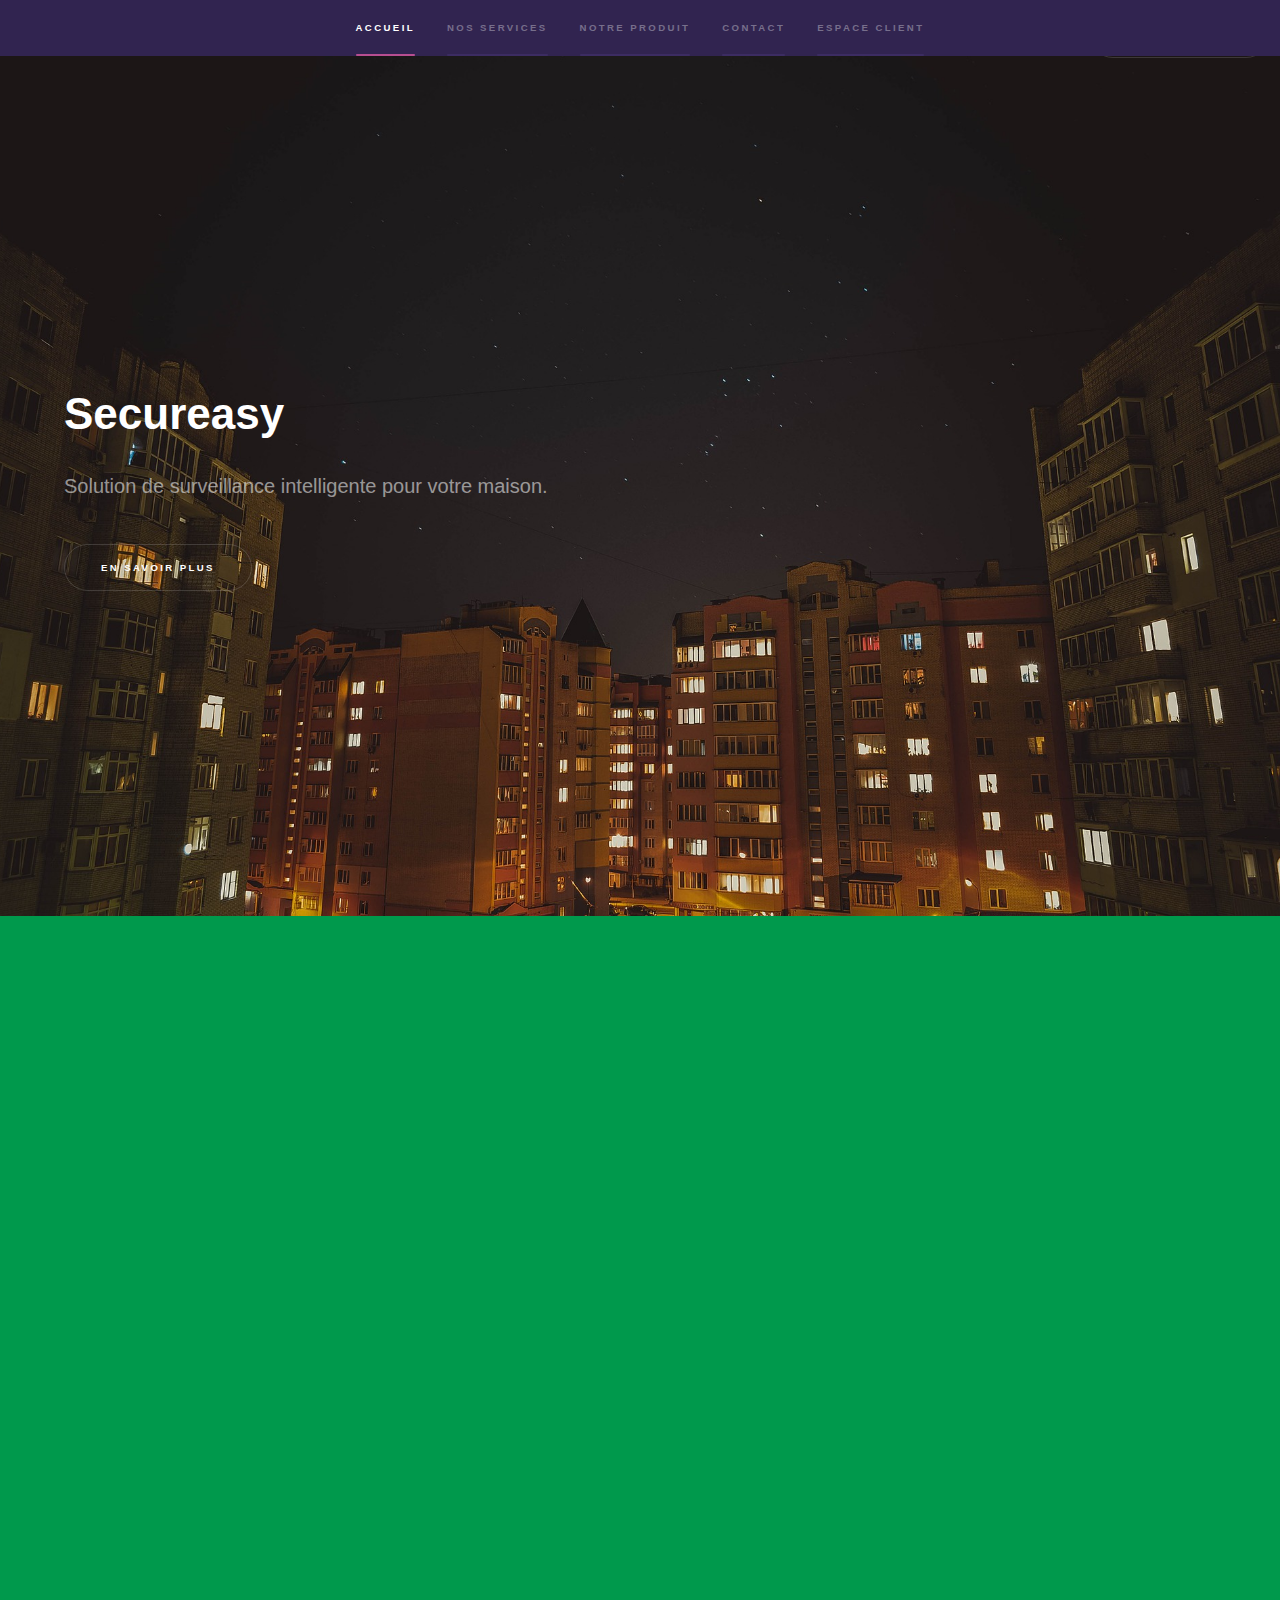
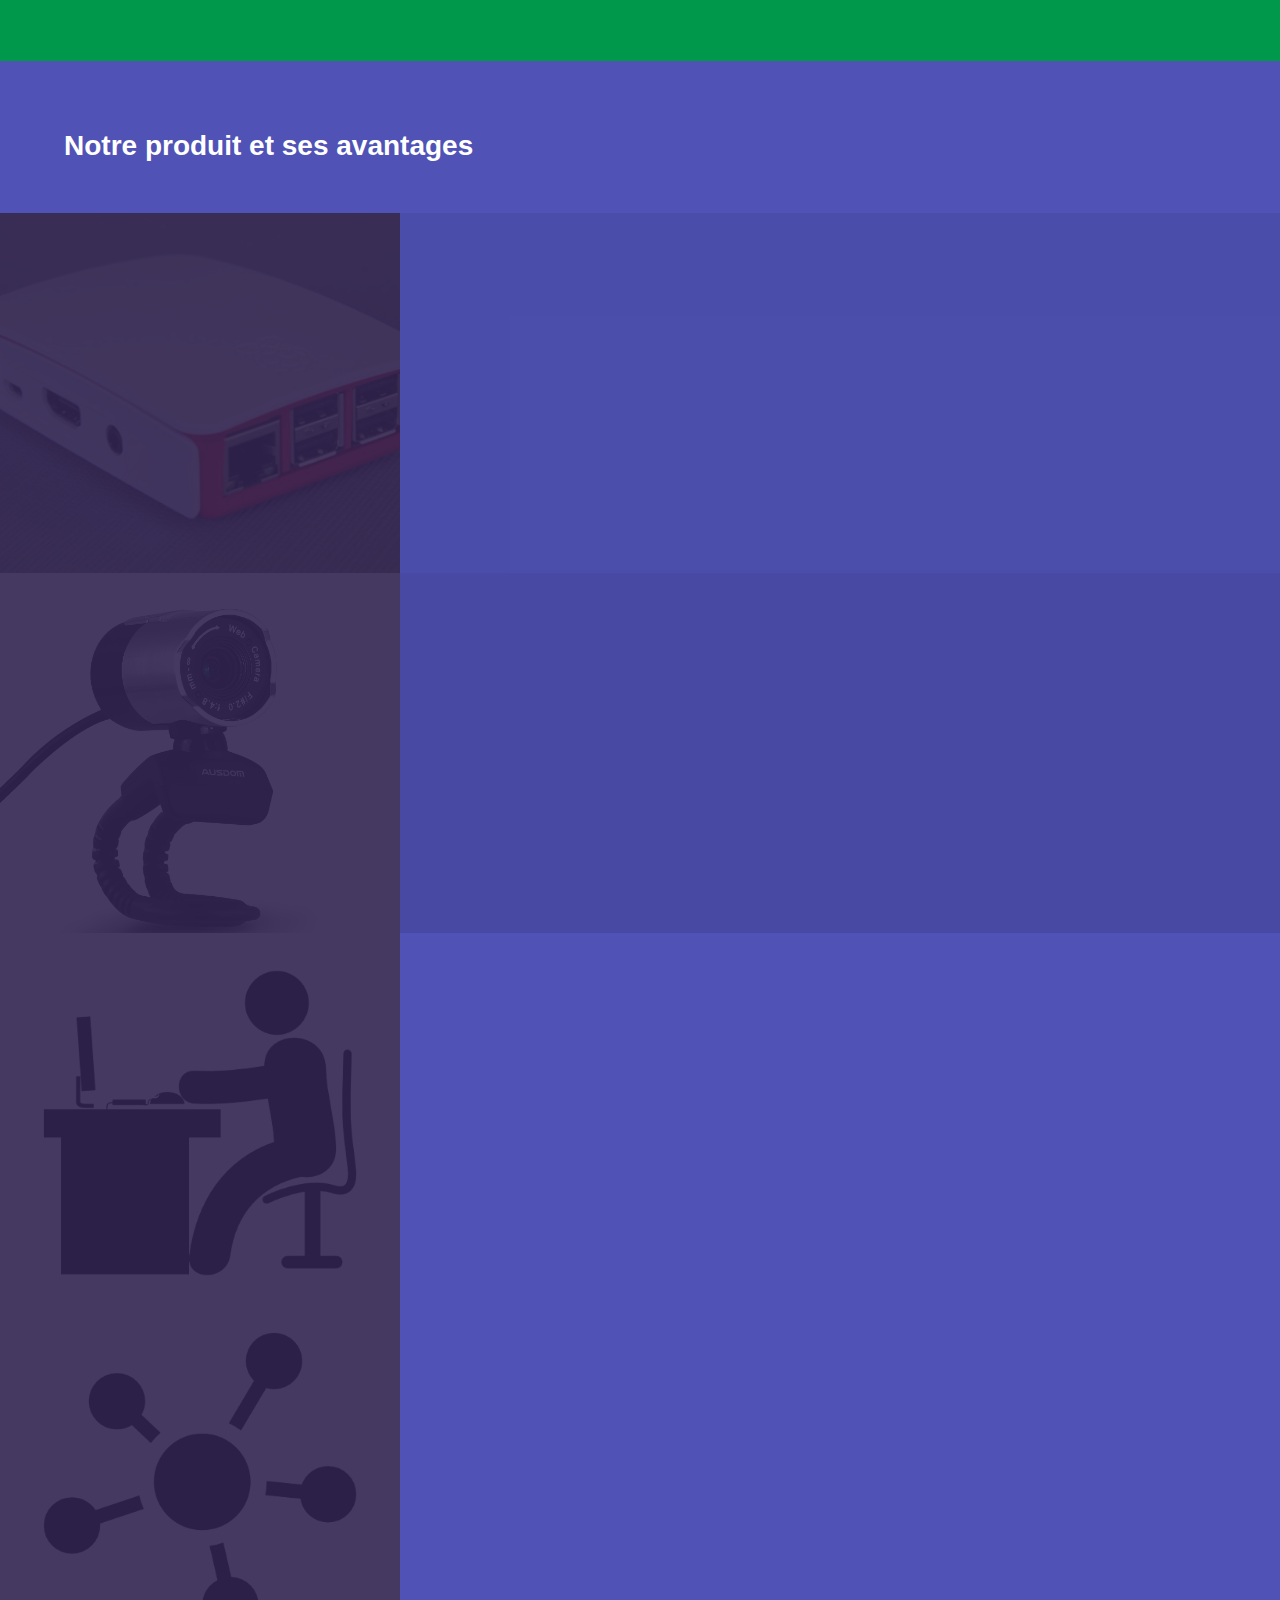
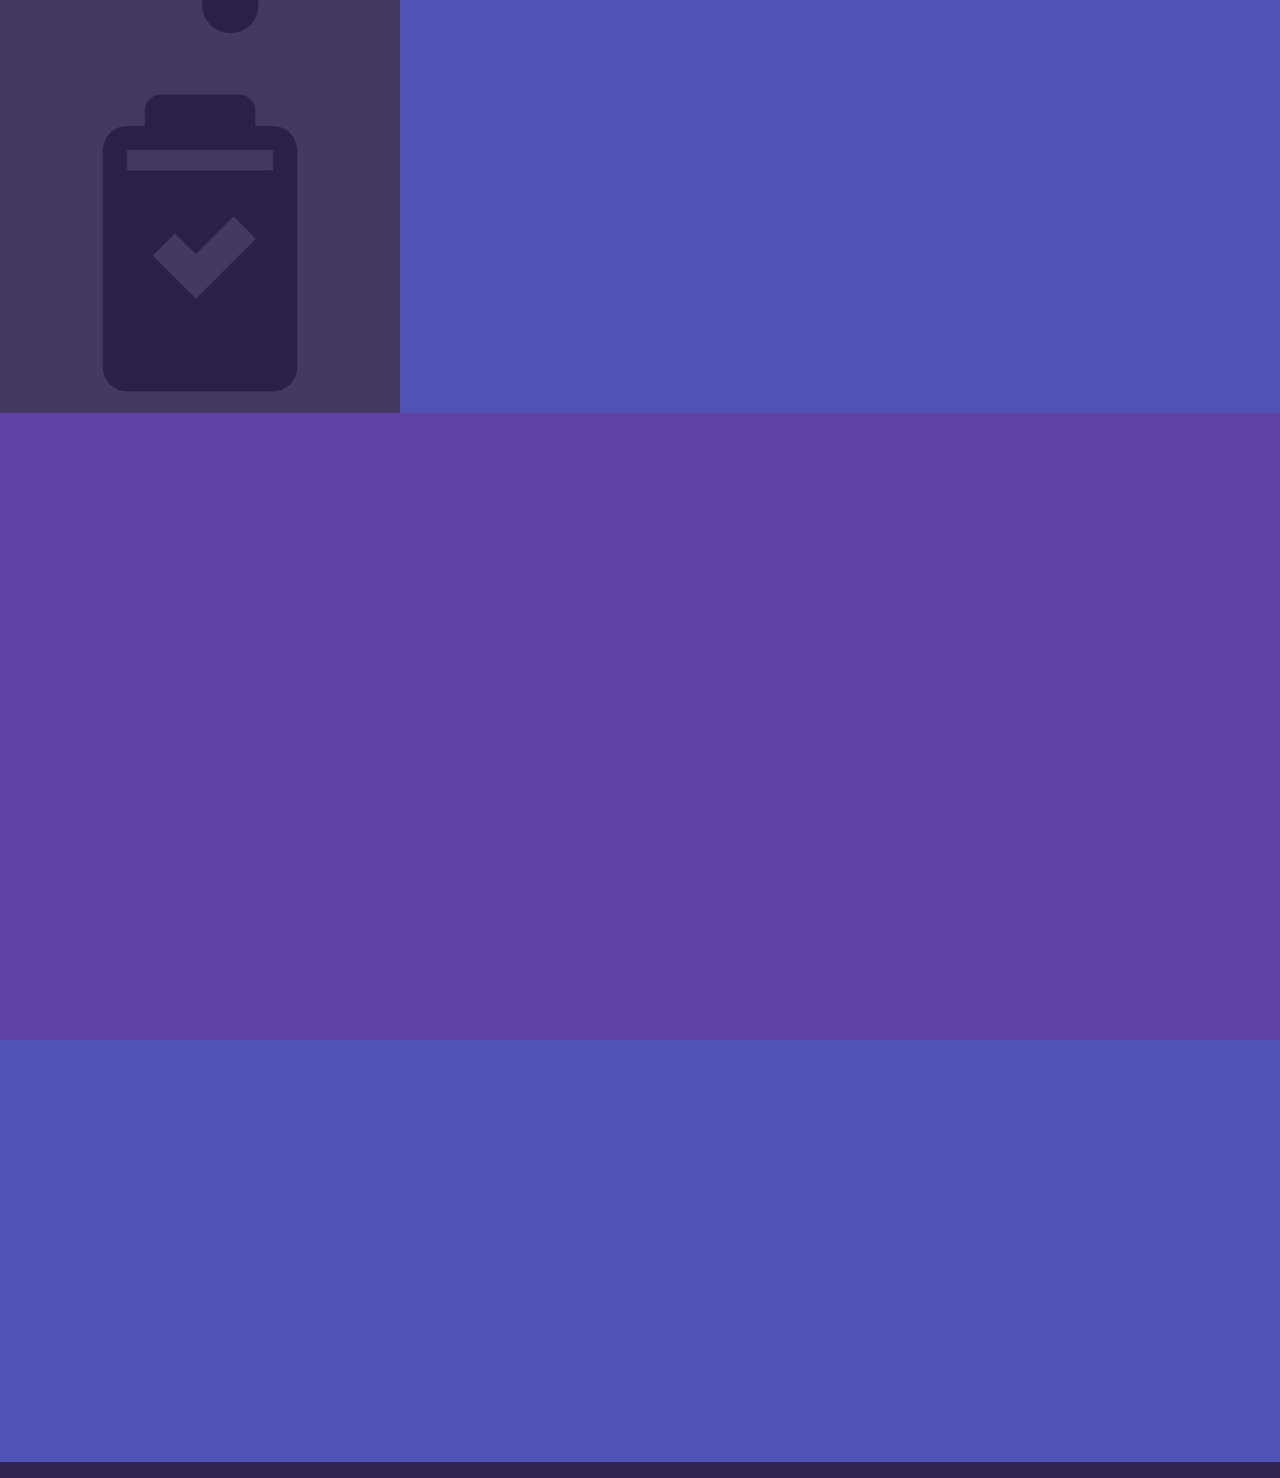
<file: website/index.html>
<!DOCTYPE HTML>
<html>
	<head>
		<title>Secureasy</title>
		<meta charset="utf-8" />
		<meta name="viewport" content="width=device-width, initial-scale=1" />
		<!--[if lte IE 8]><script src="assets/js/ie/html5shiv.js"></script><![endif]-->
		<link rel="stylesheet" href="assets/css/main.css" />
		<!--[if lte IE 9]><link rel="stylesheet" href="assets/css/ie9.css" /><![endif]-->
		<!--[if lte IE 8]><link rel="stylesheet" href="assets/css/ie8.css" /><![endif]-->
	</head>
	<body>

		<ul class="actions" id="espace_client" style="position: fixed;top:10px;right: 10px;z-index: 10;">
			<li><a href="#four" class="button scrolly">Espace Client</a></li>
		</ul>

		<!-- Sidebar -->
			<section id="sidebar">
				<div class="inner">
					<nav>
						<ul>
							<li><a href="#intro">Accueil</a></li>
							<!--<li><a href="#one">Qui sommes nous</a></li>-->
							<li><a href="#one">Nos services</a></li>
							<li><a href="#two">Notre produit</a></li>
							<li><a href="#three">Contact</a></li>
							<li><a href="#four">Espace Client</a></li>
						</ul>
					</nav>
				</div>
			</section>

		<!-- Wrapper -->
			<div id="wrapper">

				<!-- Intro -->
					<section id="intro" class="wrapper style1 fullscreen fade-up">
						<div class="inner">
							<h1>Secureasy</h1>
							<p>Solution de surveillance intelligente pour votre maison.</p>
							<ul class="actions">
								<li><a href="#one" class="button scrolly">En savoir plus</a></li>
							</ul>
						</div>
					</section>

				<!-- One
					<section id="one" class="wrapper style2 spotlights">
						<section>
							<a href="#" class="image"><img src="images/pic01.jpg" alt="" data-position="center center" /></a>
							<div class="content">
								<div class="inner">
									<h2>Sed ipsum dolor</h2>
									<p>Phasellus convallis elit id ullamcorper pulvinar. Duis aliquam turpis mauris, eu ultricies erat malesuada quis. Aliquam dapibus.</p>
									<ul class="actions">
										<li><a href="#" class="button">Learn more</a></li>
									</ul>
								</div>
							</div>
						</section>
						<section>
							<a href="#" class="image"><img src="images/pic02.jpg" alt="" data-position="top center" /></a>
							<div class="content">
								<div class="inner">
									<h2>Feugiat consequat</h2>
									<p>Phasellus convallis elit id ullamcorper pulvinar. Duis aliquam turpis mauris, eu ultricies erat malesuada quis. Aliquam dapibus.</p>
									<ul class="actions">
										<li><a href="#" class="button">Learn more</a></li>
									</ul>
								</div>
							</div>
						</section>
						<section>
							<a href="#" class="image"><img src="images/pic03.jpg" alt="" data-position="25% 25%" /></a>
							<div class="content">
								<div class="inner">
									<h2>Ultricies aliquam</h2>
									<p>Phasellus convallis elit id ullamcorper pulvinar. Duis aliquam turpis mauris, eu ultricies erat malesuada quis. Aliquam dapibus.</p>
									<ul class="actions">
										<li><a href="#" class="button">Learn more</a></li>
									</ul>
								</div>
							</div>
						</section>
					</section>
				 -->

				<!-- Two -->
					<section id="one" class="wrapper style3 fade-up">
						<div class="inner">
							<h2>Que proposons nous ?</h2>
							<p>Secureasy vous propose une solution simple à mettre en place avec des fonctionnalités innovantes et à un prix défiant toute concurrence.</p>
							<div class="features">
								<section>
									<span class="icon major fa-mobile"></span>
									<h3>Adaptatif</h3>
									<p>Notre système s'adapte à tous les écrans pour toutes les situations, vous pouvez ainsi voir l'état de votre maison sur tous vos appareils.</p>
								</section>
								<section>
									<span class="icon major fa-lock"></span>
									<h3>Sécurisé</h3>
									<p>De votre maison à votre espace client, tout est sécurisé. Votre vie privée est aussi respectée.</p>
								</section>
								<section>
									<span class="icon major fa-user"></span>
									<h3>A vie</h3>
									<p>Vous achetez une solution qui vous appartient et qui est utilisable à vie sans devoir débourser plus d'argent.</p>
								</section>
								<section>
									<span class="icon major fa-moon-o"></span>
									<h3>Autonome</h3>
									<p>Les intrusions sont détectées automatiquement par notre système qui sauvegarde en lieu sur les preuves.</p>
								</section>
							</div>
							<ul class="actions">
								<li><a href="functionnalities.html" class="button">Découvrir</a></li>
							</ul>
						</div>
					</section>

					<section id="two" class="wrapper style2 spotlights">
						<div class="inner"><h2>Notre produit et ses avantages</h2></div>						
						<section>
							<a href="#" class="image"><img src="images/rasp_case.jpg" alt="" data-position="center center" /></a>
							<div class="content">
								<div class="inner">
									<h2>Votre boîtier</h2>
									<p>Ce petit boîtier accompagne votre caméra, il a juste besoin d'une connexion internet (wifi ou câble)</p>
									<!--<ul class="actions">
										<li><a href="#" class="button">Learn more</a></li>
									</ul>-->
								</div>
							</div>
						</section>
						<section>
							<a href="#" class="image"><img src="images/camera.jpg" alt="" data-position="top center" /></a>
							<div class="content">
								<div class="inner">
									<h2>Votre caméra</h2>
									<p>La caméra est l'oeil distant, elle filme en Full HD et transmets ces données au boitier.</p>
									<!--<ul class="actions">
										<li><a href="#" class="button">Learn more</a></li>
									</ul>-->
								</div>
							</div>
						</section>
						<section>
							<a href="#" class="image"><img src="images/client.jpg" alt="" data-position="25% 25%" /></a>
							<div class="content">
								<div class="inner">
									<h2>Votre espace client</h2>
									<p>Il permet de contrôler le système de surveillance et un visionnage live de votre maison.</p>
									<!--<ul class="actions">
										<li><a href="#" class="button">Learn more</a></li>
									</ul>-->
								</div>
							</div>
						</section>
						<section>
							<a href="#" class="image"><img src="images/functionnality.jpg" alt="" data-position="25% 25%" /></a>
							<div class="content">
								<div class="inner">
									<h2>Des fonctionnalités innovantes</h2>
									<p>Incluses, elles facilitent la surveillance et l'automatise.</p>
									<ul class="actions">
										<li><a href="functionnalities.html" class="button">En savoir plus</a></li>
									</ul>
								</div>
							</div>
						</section>
						<section>
							<a href="#" class="image"><img src="images/battery.jpg" alt="" data-position="25% 25%" /></a>
							<div class="content">
								<div class="inner">
									<h2>Option "Always alive"</h2>
									<p>Cette option permet à votre système de rester allumé et connecté quoi qu'il arrive (coupure d'électricité ou d'internet), pour seulement 5€/mois avec 50€ de mise en service.</p>
									<!--<ul class="actions">
										<li><a href="#" class="button">Learn more</a></li>
									</ul>-->
								</div>
							</div>
						</section>
					</section>

				<!-- Three -->
					<section id="three" class="wrapper style1 fade-up">
						<div class="inner">
							<h2>Contactez nous</h2>
							<p>N'hésitez pas à nous contactez si vous avez la moindre question, la moindre hésitation et si vous êtes intéressés par le projet.</p>
							<div class="split style1">
								<section>
									<form method="post" action="#">
										<div class="field half first">
											<label for="name">Nom</label>
											<input type="text" name="name" id="name" />
										</div>
										<div class="field half">
											<label for="email">Email</label>
											<input type="text" name="email" id="email" />
										</div>
										<div class="field">
											<label for="message">Message</label>
											<textarea name="message" id="message" rows="5"></textarea>
										</div>
										<ul class="actions">
											<li><a href="" class="button submit">Envoyer</a></li>
										</ul>
									</form>
								</section>
								<section>
									<ul class="contact">
										<li>
											<h3>Email</h3>
											<a href="#">contact@secureasy.fr</a>
										</li>
										<li>
											<h3>Social</h3>
											<ul class="icons">
												<li><a href="#" class="fa-twitter"><span class="label">Twitter</span></a></li>
												<li><a href="#" class="fa-facebook"><span class="label">Facebook</span></a></li>
											</ul>
										</li>
									</ul>
								</section>
							</div>
						</div>
					</section>

					<!-- Four -->
					<section id="four" class="wrapper style2 fade-up">
						<div class="inner">
							<h2>Espace Client</h2>
							<p>Accédez à votre espace client en 2 clics.</p>
							<div class="split style1">
								<section>
									<form method="post" action="#">
										<div class="field half first">
											<label for="name">Email</label>
											<input type="text" name="name" id="name" />
										</div>
										<div class="field half">
											<label for="email">Mot de passe</label>
											<input type="text" name="email" id="email" />
										</div>
										<ul class="actions">
											<li><a href="" class="button submit">Se connecter</a></li>
										</ul>
									</form>
								</section>
							</div>
						</div>
					</section>

			</div>

		<!-- Footer
			<footer id="footer" class="wrapper style1-alt">
				<div class="inner">
					<ul class="menu">
						<li>&copy; Untitled. All rights reserved.</li><li>Design: <a href="http://html5up.net">HTML5 UP</a></li>
					</ul>
				</div>
			</footer>-->

		<!-- Scripts -->
			<script src="assets/js/jquery.min.js"></script>
			<script src="assets/js/jquery.scrollex.min.js"></script>
			<script src="assets/js/jquery.scrolly.min.js"></script>
			<script src="assets/js/skel.min.js"></script>
			<script src="assets/js/util.js"></script>
			<!--[if lte IE 8]><script src="assets/js/ie/respond.min.js"></script><![endif]-->
			<script src="assets/js/main.js"></script>

	</body>
</html>
</file>
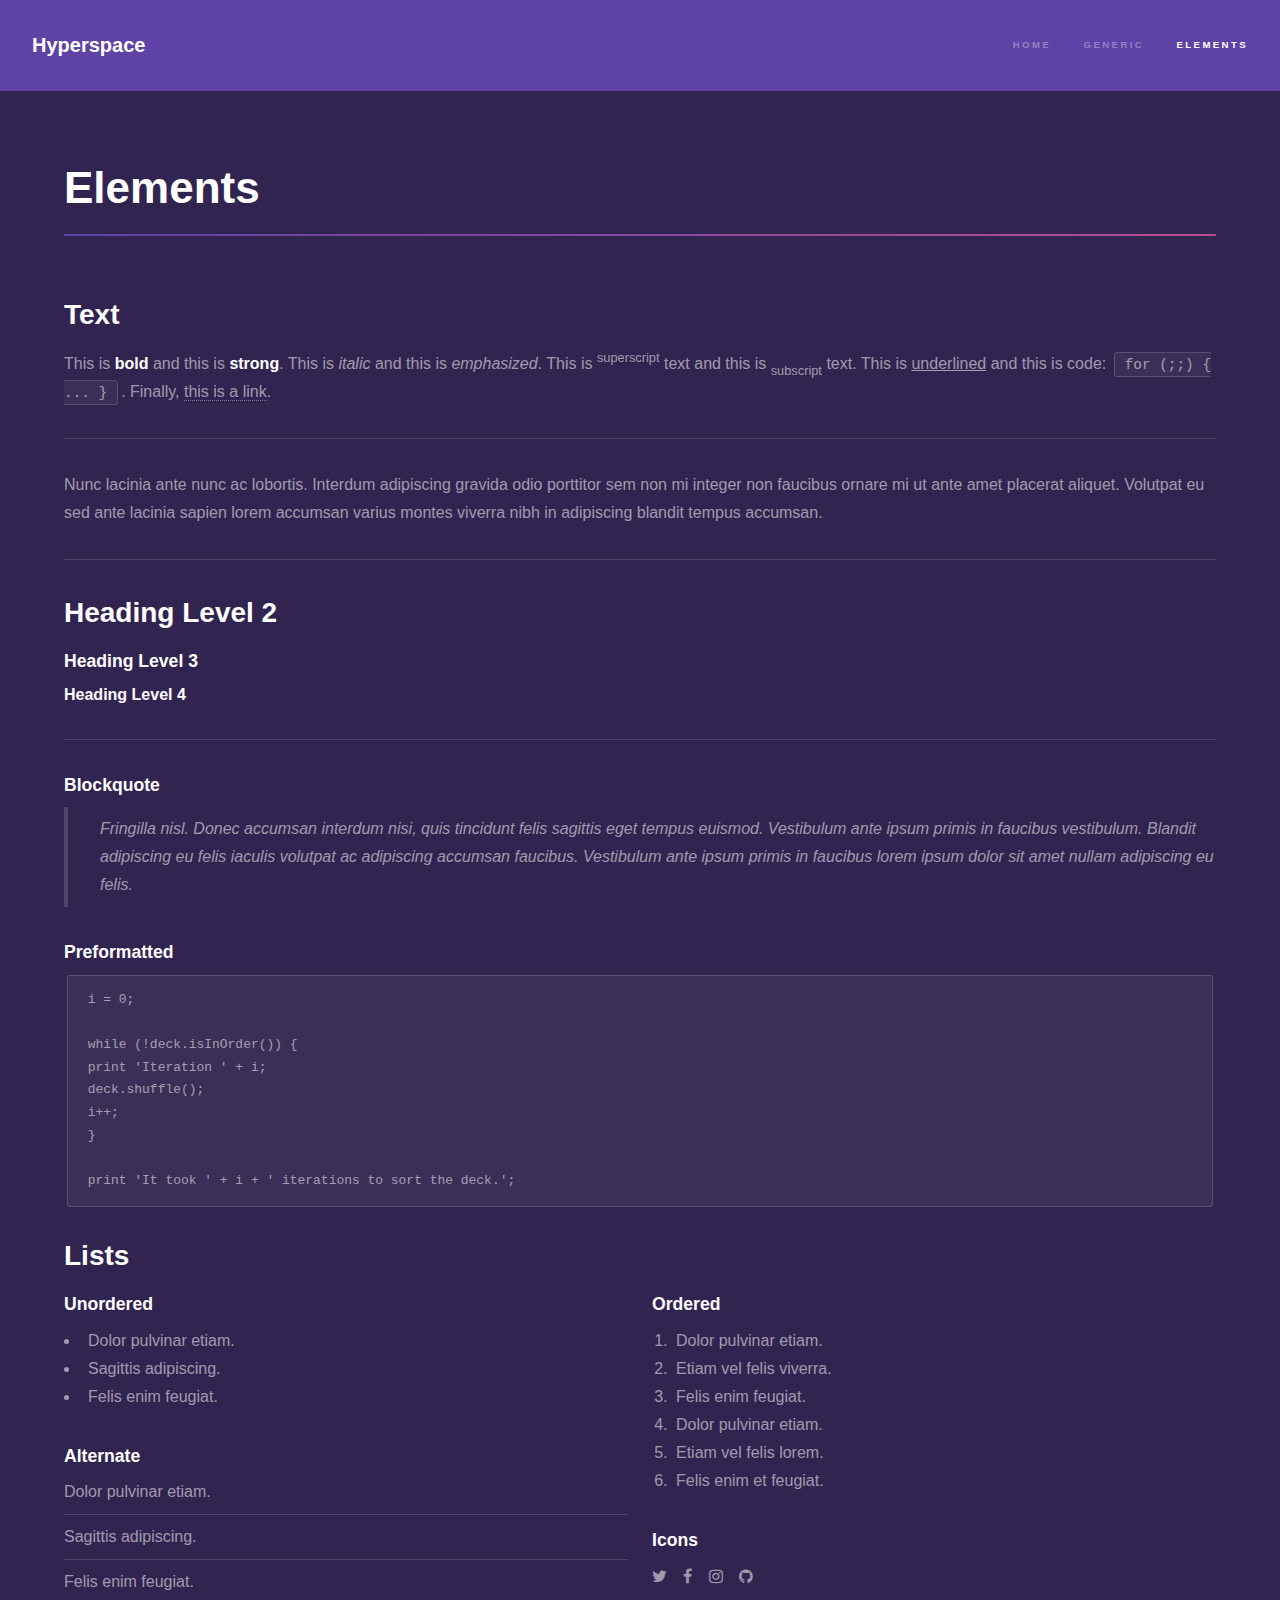
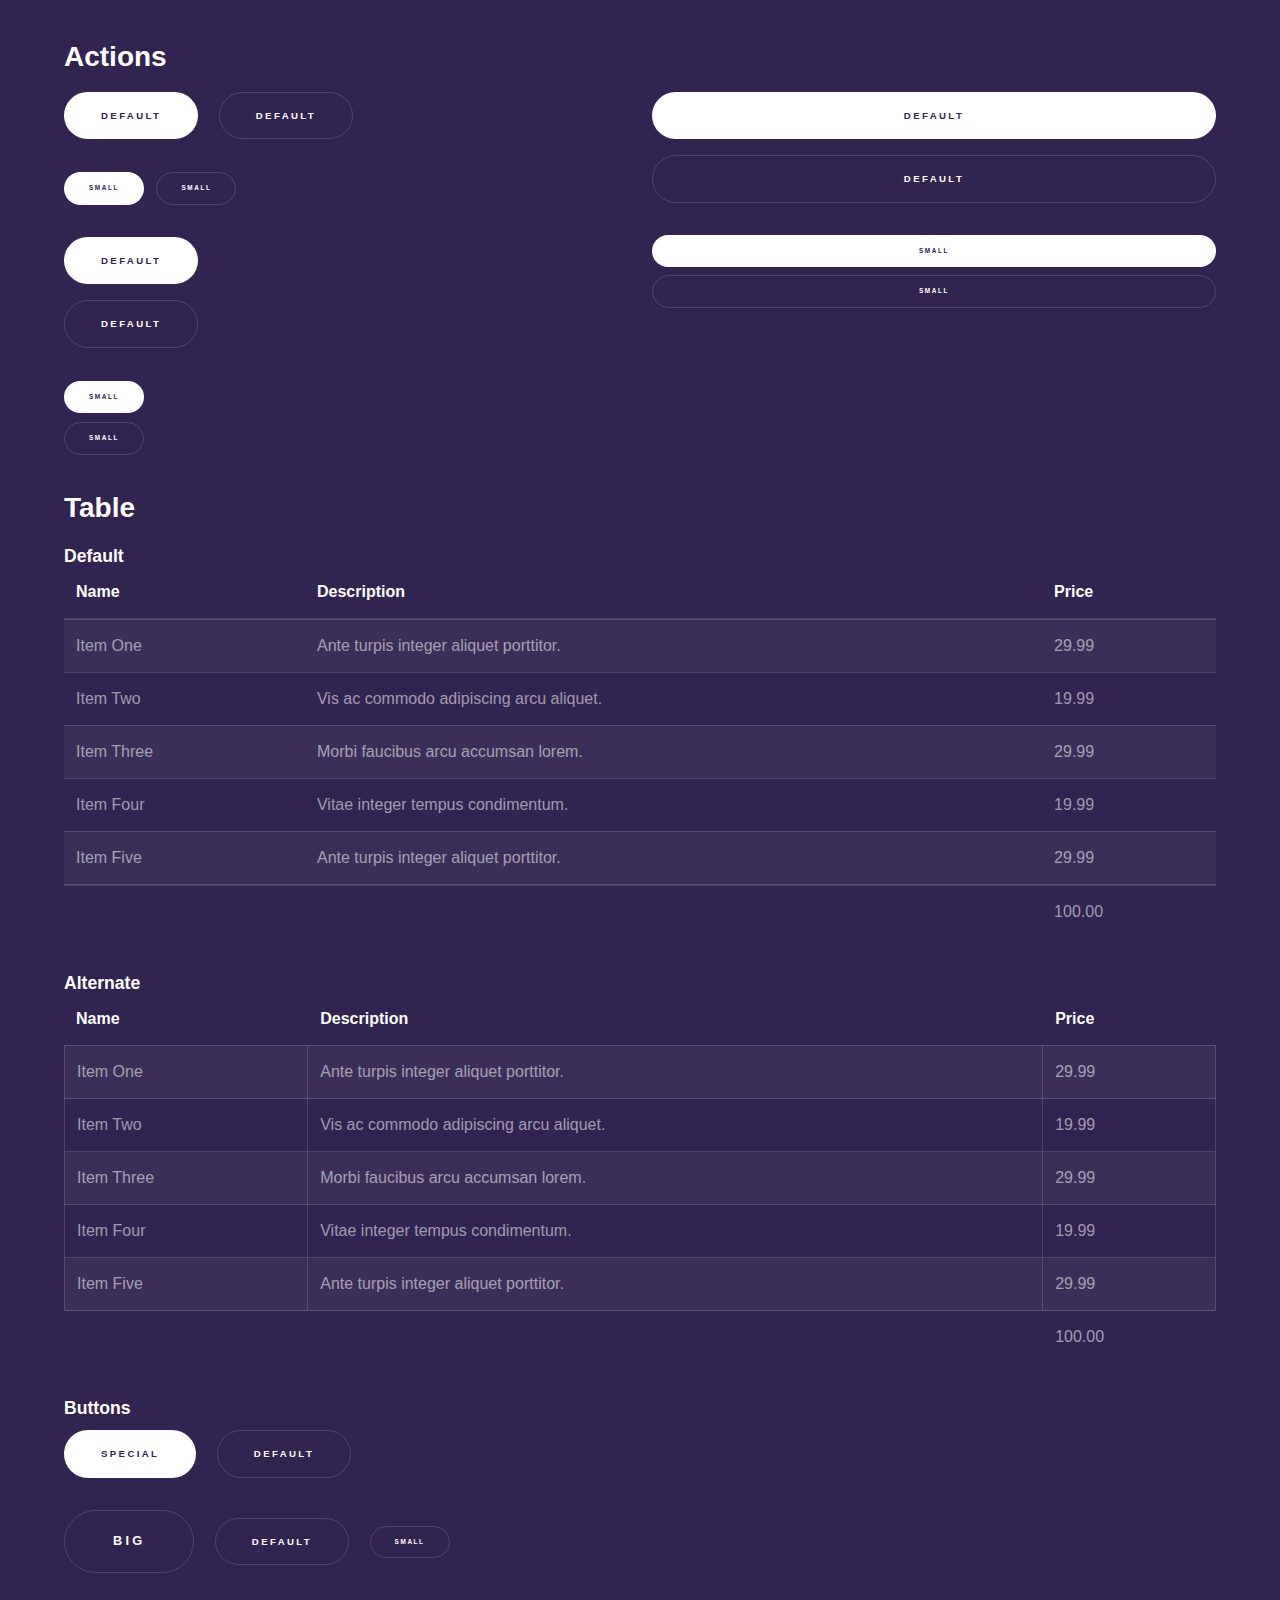
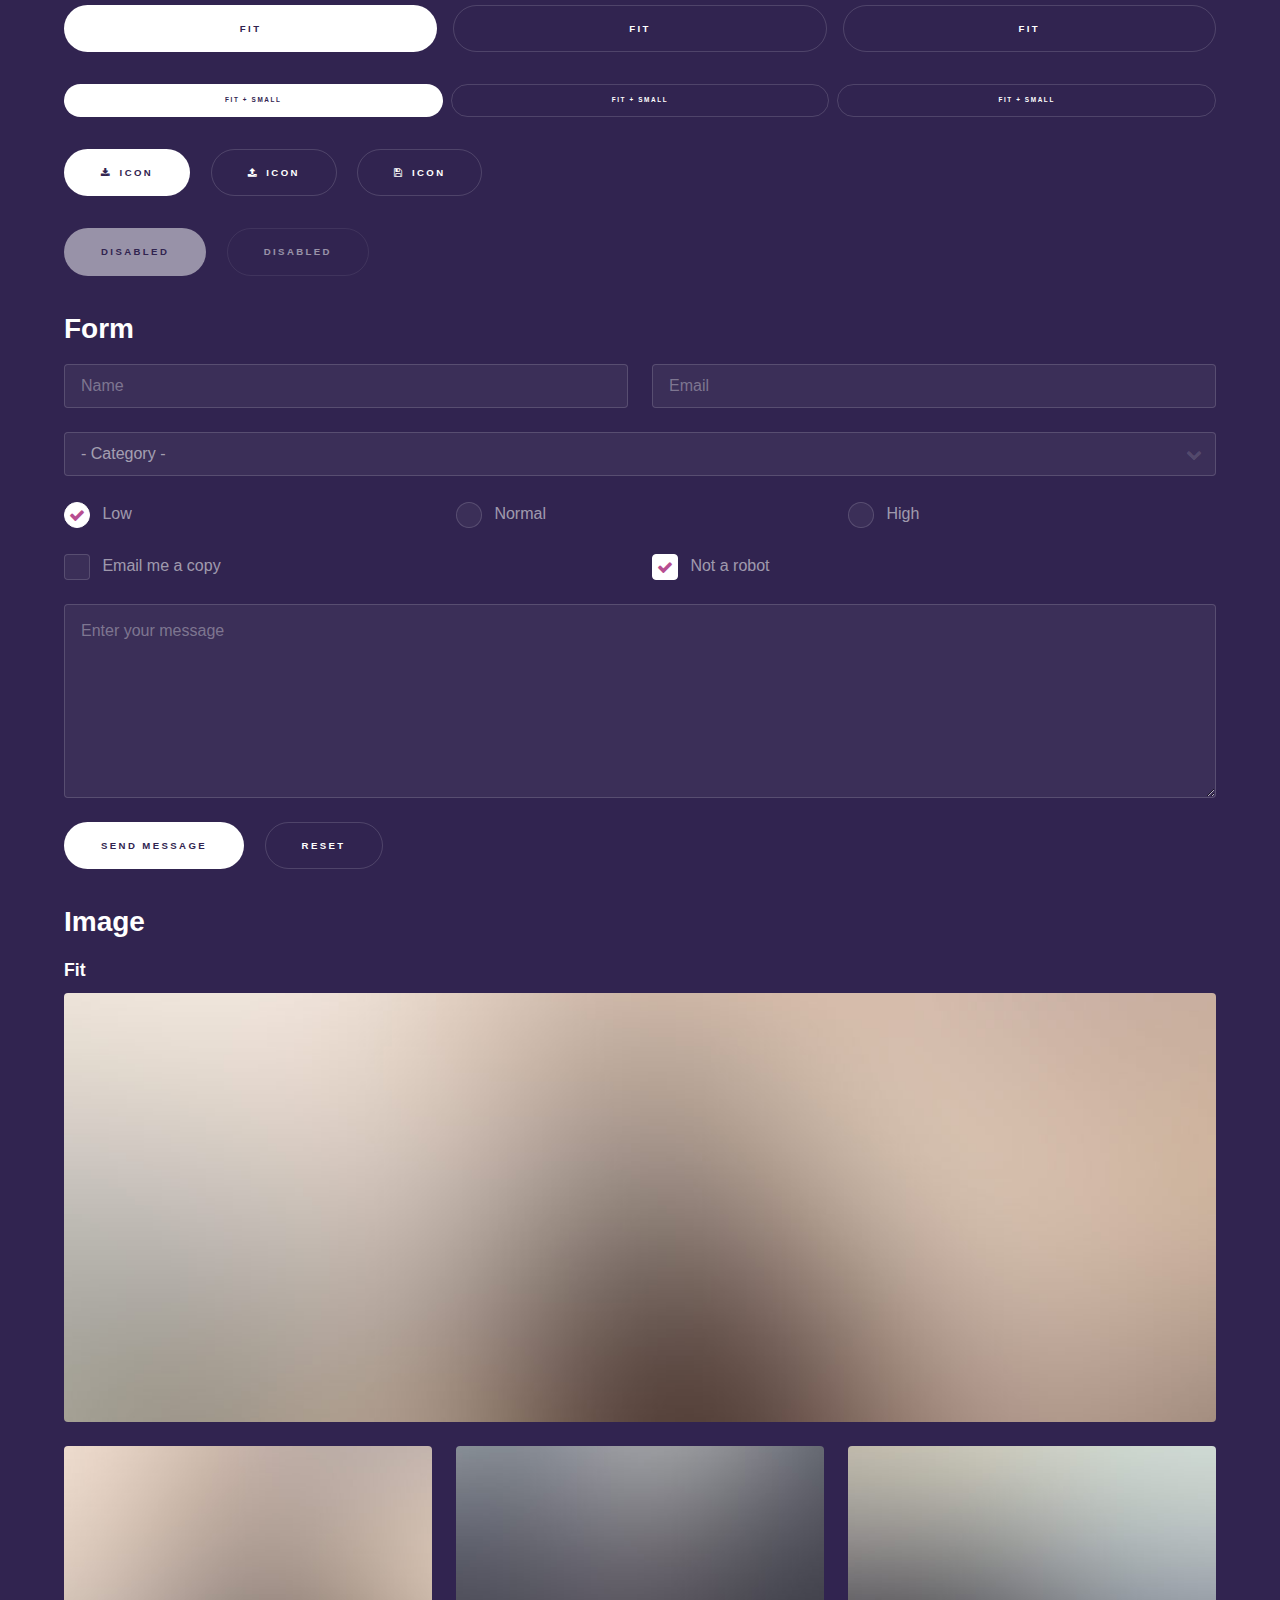
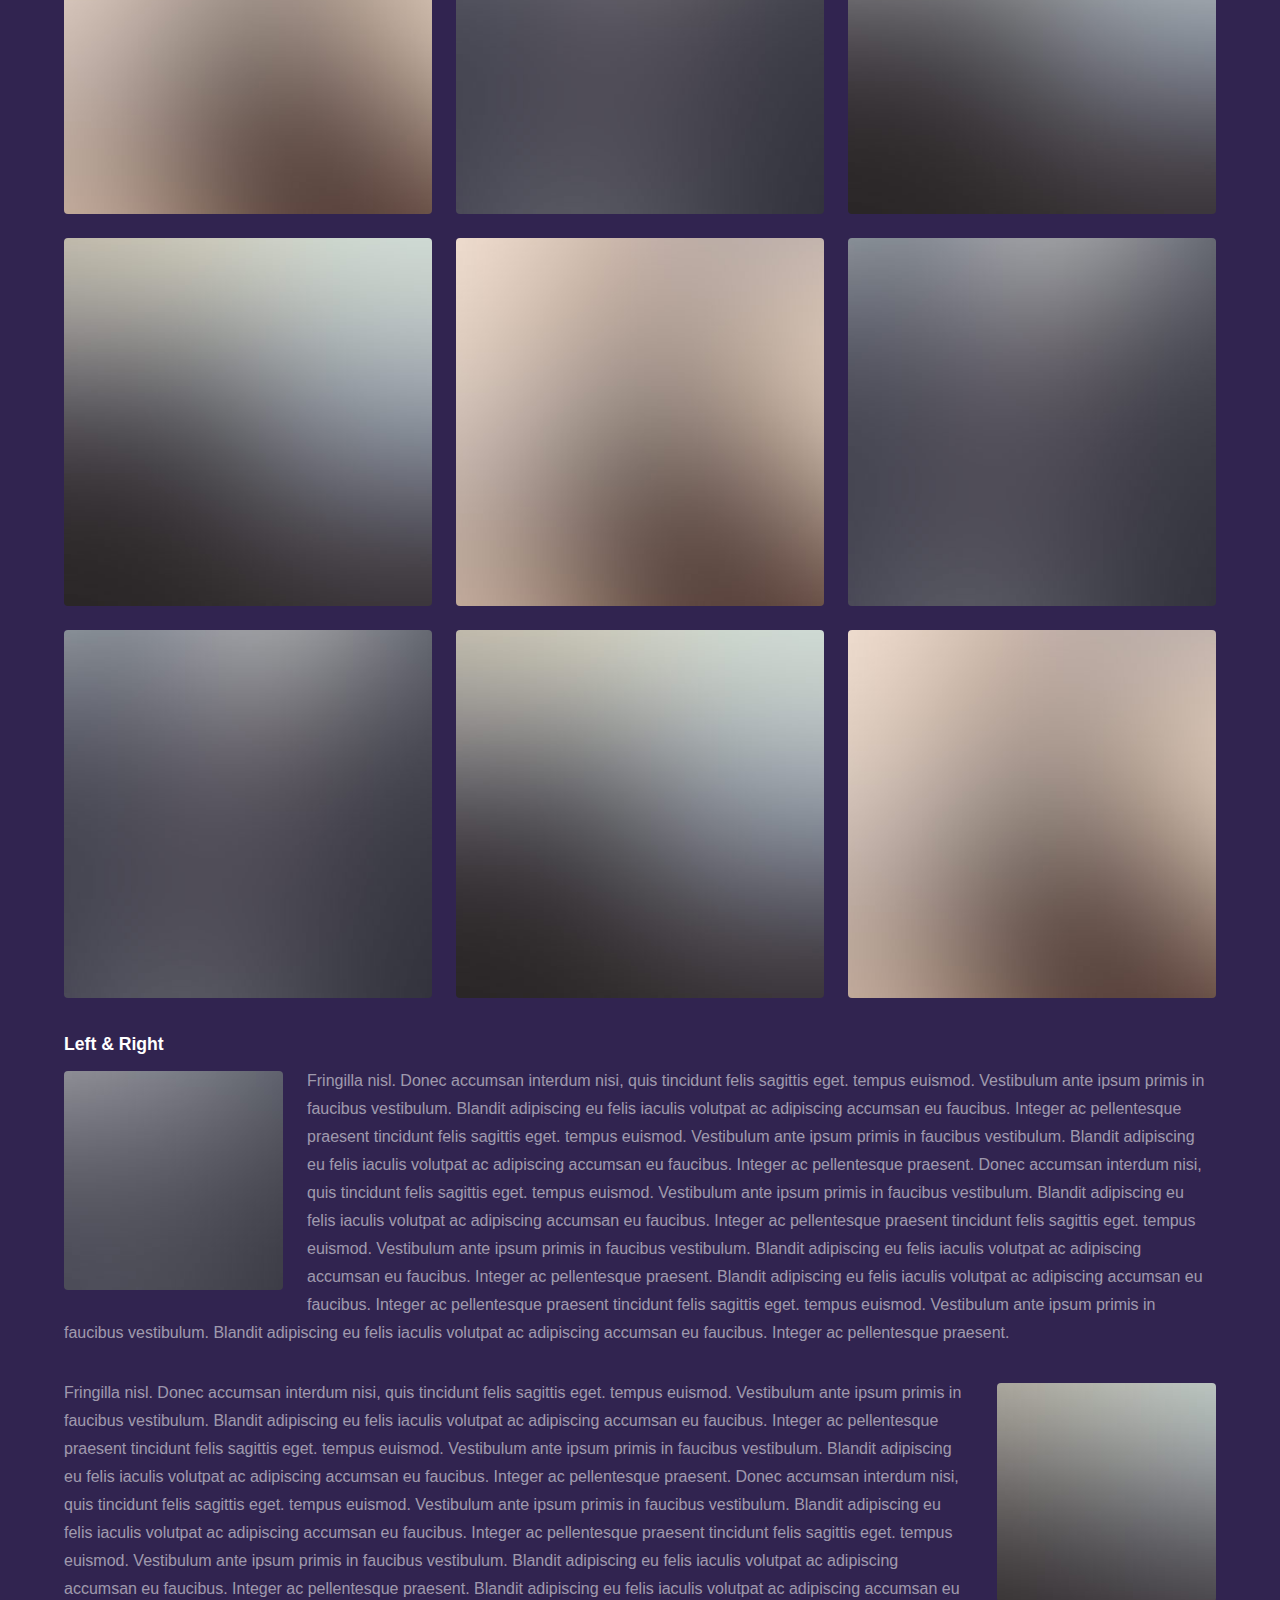
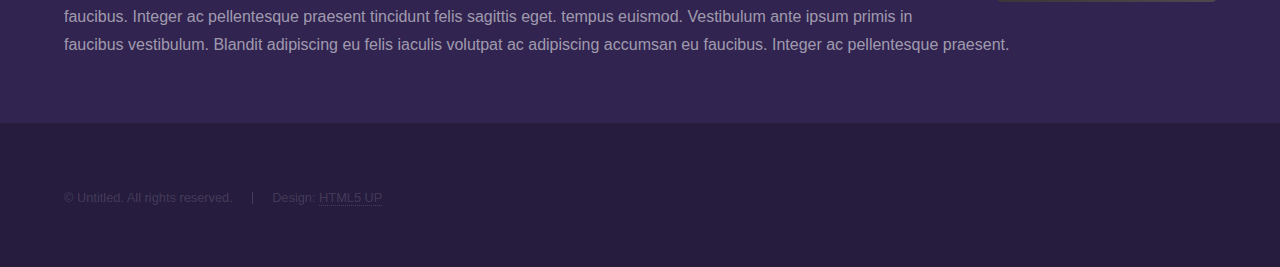
<file: website/elements.html>
<!DOCTYPE HTML>
<!--
	Hyperspace by HTML5 UP
	html5up.net | @ajlkn
	Free for personal and commercial use under the CCA 3.0 license (html5up.net/license)
-->
<html>
	<head>
		<title>Elements - Hyperspace by HTML5 UP</title>
		<meta charset="utf-8" />
		<meta name="viewport" content="width=device-width, initial-scale=1" />
		<!--[if lte IE 8]><script src="assets/js/ie/html5shiv.js"></script><![endif]-->
		<link rel="stylesheet" href="assets/css/main.css" />
		<!--[if lte IE 9]><link rel="stylesheet" href="assets/css/ie9.css" /><![endif]-->
		<!--[if lte IE 8]><link rel="stylesheet" href="assets/css/ie8.css" /><![endif]-->
	</head>
	<body>

		<!-- Header -->
			<header id="header">
				<a href="index.html" class="title">Hyperspace</a>
				<nav>
					<ul>
						<li><a href="index.html">Home</a></li>
						<li><a href="generic.html">Generic</a></li>
						<li><a href="elements.html"  class="active">Elements</a></li>
					</ul>
				</nav>
			</header>

		<!-- Wrapper -->
			<div id="wrapper">

				<!-- Main -->
					<section id="main" class="wrapper">
						<div class="inner">
							<h1 class="major">Elements</h1>

							<!-- Text -->
								<section>
									<h2>Text</h2>
									<p>This is <b>bold</b> and this is <strong>strong</strong>. This is <i>italic</i> and this is <em>emphasized</em>.
									This is <sup>superscript</sup> text and this is <sub>subscript</sub> text.
									This is <u>underlined</u> and this is code: <code>for (;;) { ... }</code>. Finally, <a href="#">this is a link</a>.</p>
									<hr />
									<p>Nunc lacinia ante nunc ac lobortis. Interdum adipiscing gravida odio porttitor sem non mi integer non faucibus ornare mi ut ante amet placerat aliquet. Volutpat eu sed ante lacinia sapien lorem accumsan varius montes viverra nibh in adipiscing blandit tempus accumsan.</p>
									<hr />
									<h2>Heading Level 2</h2>
									<h3>Heading Level 3</h3>
									<h4>Heading Level 4</h4>
									<hr />
									<h3>Blockquote</h3>
									<blockquote>Fringilla nisl. Donec accumsan interdum nisi, quis tincidunt felis sagittis eget tempus euismod. Vestibulum ante ipsum primis in faucibus vestibulum. Blandit adipiscing eu felis iaculis volutpat ac adipiscing accumsan faucibus. Vestibulum ante ipsum primis in faucibus lorem ipsum dolor sit amet nullam adipiscing eu felis.</blockquote>
									<h3>Preformatted</h3>
									<pre><code>i = 0;

while (!deck.isInOrder()) {
print 'Iteration ' + i;
deck.shuffle();
i++;
}

print 'It took ' + i + ' iterations to sort the deck.';</code></pre>
								</section>

							<!-- Lists -->
								<section>
									<h2>Lists</h2>
									<div class="row">
										<div class="6u 12u$(medium)">
											<h3>Unordered</h3>
											<ul>
												<li>Dolor pulvinar etiam.</li>
												<li>Sagittis adipiscing.</li>
												<li>Felis enim feugiat.</li>
											</ul>
											<h3>Alternate</h3>
											<ul class="alt">
												<li>Dolor pulvinar etiam.</li>
												<li>Sagittis adipiscing.</li>
												<li>Felis enim feugiat.</li>
											</ul>
										</div>
										<div class="6u$ 12u$(medium)">
											<h3>Ordered</h3>
											<ol>
												<li>Dolor pulvinar etiam.</li>
												<li>Etiam vel felis viverra.</li>
												<li>Felis enim feugiat.</li>
												<li>Dolor pulvinar etiam.</li>
												<li>Etiam vel felis lorem.</li>
												<li>Felis enim et feugiat.</li>
											</ol>
											<h3>Icons</h3>
											<ul class="icons">
												<li><a href="#" class="icon fa-twitter"><span class="label">Twitter</span></a></li>
												<li><a href="#" class="icon fa-facebook"><span class="label">Facebook</span></a></li>
												<li><a href="#" class="icon fa-instagram"><span class="label">Instagram</span></a></li>
												<li><a href="#" class="icon fa-github"><span class="label">Github</span></a></li>
											</ul>
										</div>
									</div>
									<h2>Actions</h2>
									<div class="row">
										<div class="6u 12u$(medium)">
											<ul class="actions">
												<li><a href="#" class="button special">Default</a></li>
												<li><a href="#" class="button">Default</a></li>
											</ul>
											<ul class="actions small">
												<li><a href="#" class="button special small">Small</a></li>
												<li><a href="#" class="button small">Small</a></li>
											</ul>
											<ul class="actions vertical">
												<li><a href="#" class="button special">Default</a></li>
												<li><a href="#" class="button">Default</a></li>
											</ul>
											<ul class="actions vertical small">
												<li><a href="#" class="button special small">Small</a></li>
												<li><a href="#" class="button small">Small</a></li>
											</ul>
										</div>
										<div class="6u 12u$(medium)">
											<ul class="actions vertical">
												<li><a href="#" class="button special fit">Default</a></li>
												<li><a href="#" class="button fit">Default</a></li>
											</ul>
											<ul class="actions vertical small">
												<li><a href="#" class="button special small fit">Small</a></li>
												<li><a href="#" class="button small fit">Small</a></li>
											</ul>
										</div>
									</div>
								</section>

							<!-- Table -->
								<section>
									<h2>Table</h2>
									<h3>Default</h3>
									<div class="table-wrapper">
										<table>
											<thead>
												<tr>
													<th>Name</th>
													<th>Description</th>
													<th>Price</th>
												</tr>
											</thead>
											<tbody>
												<tr>
													<td>Item One</td>
													<td>Ante turpis integer aliquet porttitor.</td>
													<td>29.99</td>
												</tr>
												<tr>
													<td>Item Two</td>
													<td>Vis ac commodo adipiscing arcu aliquet.</td>
													<td>19.99</td>
												</tr>
												<tr>
													<td>Item Three</td>
													<td> Morbi faucibus arcu accumsan lorem.</td>
													<td>29.99</td>
												</tr>
												<tr>
													<td>Item Four</td>
													<td>Vitae integer tempus condimentum.</td>
													<td>19.99</td>
												</tr>
												<tr>
													<td>Item Five</td>
													<td>Ante turpis integer aliquet porttitor.</td>
													<td>29.99</td>
												</tr>
											</tbody>
											<tfoot>
												<tr>
													<td colspan="2"></td>
													<td>100.00</td>
												</tr>
											</tfoot>
										</table>
									</div>

									<h3>Alternate</h3>
									<div class="table-wrapper">
										<table class="alt">
											<thead>
												<tr>
													<th>Name</th>
													<th>Description</th>
													<th>Price</th>
												</tr>
											</thead>
											<tbody>
												<tr>
													<td>Item One</td>
													<td>Ante turpis integer aliquet porttitor.</td>
													<td>29.99</td>
												</tr>
												<tr>
													<td>Item Two</td>
													<td>Vis ac commodo adipiscing arcu aliquet.</td>
													<td>19.99</td>
												</tr>
												<tr>
													<td>Item Three</td>
													<td> Morbi faucibus arcu accumsan lorem.</td>
													<td>29.99</td>
												</tr>
												<tr>
													<td>Item Four</td>
													<td>Vitae integer tempus condimentum.</td>
													<td>19.99</td>
												</tr>
												<tr>
													<td>Item Five</td>
													<td>Ante turpis integer aliquet porttitor.</td>
													<td>29.99</td>
												</tr>
											</tbody>
											<tfoot>
												<tr>
													<td colspan="2"></td>
													<td>100.00</td>
												</tr>
											</tfoot>
										</table>
									</div>
								</section>

							<!-- Buttons -->
								<section>
									<h3>Buttons</h3>
									<ul class="actions">
										<li><a href="#" class="button special">Special</a></li>
										<li><a href="#" class="button">Default</a></li>
									</ul>
									<ul class="actions">
										<li><a href="#" class="button big">Big</a></li>
										<li><a href="#" class="button">Default</a></li>
										<li><a href="#" class="button small">Small</a></li>
									</ul>
									<ul class="actions fit">
										<li><a href="#" class="button special fit">Fit</a></li>
										<li><a href="#" class="button fit">Fit</a></li>
										<li><a href="#" class="button fit">Fit</a></li>
									</ul>
									<ul class="actions fit small">
										<li><a href="#" class="button special fit small">Fit + Small</a></li>
										<li><a href="#" class="button fit small">Fit + Small</a></li>
										<li><a href="#" class="button fit small">Fit + Small</a></li>
									</ul>
									<ul class="actions">
										<li><a href="#" class="button special icon fa-download">Icon</a></li>
										<li><a href="#" class="button icon fa-upload">Icon</a></li>
										<li><a href="#" class="button icon fa-save">Icon</a></li>
									</ul>
									<ul class="actions">
										<li><span class="button special disabled">Disabled</span></li>
										<li><span class="button disabled">Disabled</span></li>
									</ul>
								</section>

							<!-- Form -->
								<section>
									<h2>Form</h2>
									<form method="post" action="#">
										<div class="row uniform">
											<div class="6u 12u$(xsmall)">
												<input type="text" name="demo-name" id="demo-name" value="" placeholder="Name" />
											</div>
											<div class="6u$ 12u$(xsmall)">
												<input type="email" name="demo-email" id="demo-email" value="" placeholder="Email" />
											</div>
											<div class="12u$">
												<div class="select-wrapper">
													<select name="demo-category" id="demo-category">
														<option value="">- Category -</option>
														<option value="1">Manufacturing</option>
														<option value="1">Shipping</option>
														<option value="1">Administration</option>
														<option value="1">Human Resources</option>
													</select>
												</div>
											</div>
											<div class="4u 12u$(small)">
												<input type="radio" id="demo-priority-low" name="demo-priority" checked>
												<label for="demo-priority-low">Low</label>
											</div>
											<div class="4u 12u$(small)">
												<input type="radio" id="demo-priority-normal" name="demo-priority">
												<label for="demo-priority-normal">Normal</label>
											</div>
											<div class="4u$ 12u$(small)">
												<input type="radio" id="demo-priority-high" name="demo-priority">
												<label for="demo-priority-high">High</label>
											</div>
											<div class="6u 12u$(small)">
												<input type="checkbox" id="demo-copy" name="demo-copy">
												<label for="demo-copy">Email me a copy</label>
											</div>
											<div class="6u$ 12u$(small)">
												<input type="checkbox" id="demo-human" name="demo-human" checked>
												<label for="demo-human">Not a robot</label>
											</div>
											<div class="12u$">
												<textarea name="demo-message" id="demo-message" placeholder="Enter your message" rows="6"></textarea>
											</div>
											<div class="12u$">
												<ul class="actions">
													<li><input type="submit" value="Send Message" class="special" /></li>
													<li><input type="reset" value="Reset" /></li>
												</ul>
											</div>
										</div>
									</form>
								</section>

							<!-- Image -->
								<section>
									<h2>Image</h2>
									<h3>Fit</h3>
									<div class="box alt">
										<div class="row uniform">
											<div class="12u$"><span class="image fit"><img src="images/pic04.jpg" alt="" /></span></div>
											<div class="4u"><span class="image fit"><img src="images/pic01.jpg" alt="" /></span></div>
											<div class="4u"><span class="image fit"><img src="images/pic02.jpg" alt="" /></span></div>
											<div class="4u$"><span class="image fit"><img src="images/pic03.jpg" alt="" /></span></div>
											<div class="4u"><span class="image fit"><img src="images/pic03.jpg" alt="" /></span></div>
											<div class="4u"><span class="image fit"><img src="images/pic01.jpg" alt="" /></span></div>
											<div class="4u$"><span class="image fit"><img src="images/pic02.jpg" alt="" /></span></div>
											<div class="4u"><span class="image fit"><img src="images/pic02.jpg" alt="" /></span></div>
											<div class="4u"><span class="image fit"><img src="images/pic03.jpg" alt="" /></span></div>
											<div class="4u$"><span class="image fit"><img src="images/pic01.jpg" alt="" /></span></div>
										</div>
									</div>
									<h3>Left &amp; Right</h3>
									<p><span class="image left"><img src="images/pic05.jpg" alt="" /></span>Fringilla nisl. Donec accumsan interdum nisi, quis tincidunt felis sagittis eget. tempus euismod. Vestibulum ante ipsum primis in faucibus vestibulum. Blandit adipiscing eu felis iaculis volutpat ac adipiscing accumsan eu faucibus. Integer ac pellentesque praesent tincidunt felis sagittis eget. tempus euismod. Vestibulum ante ipsum primis in faucibus vestibulum. Blandit adipiscing eu felis iaculis volutpat ac adipiscing accumsan eu faucibus. Integer ac pellentesque praesent. Donec accumsan interdum nisi, quis tincidunt felis sagittis eget. tempus euismod. Vestibulum ante ipsum primis in faucibus vestibulum. Blandit adipiscing eu felis iaculis volutpat ac adipiscing accumsan eu faucibus. Integer ac pellentesque praesent tincidunt felis sagittis eget. tempus euismod. Vestibulum ante ipsum primis in faucibus vestibulum. Blandit adipiscing eu felis iaculis volutpat ac adipiscing accumsan eu faucibus. Integer ac pellentesque praesent. Blandit adipiscing eu felis iaculis volutpat ac adipiscing accumsan eu faucibus. Integer ac pellentesque praesent tincidunt felis sagittis eget. tempus euismod. Vestibulum ante ipsum primis in faucibus vestibulum. Blandit adipiscing eu felis iaculis volutpat ac adipiscing accumsan eu faucibus. Integer ac pellentesque praesent.</p>
									<p><span class="image right"><img src="images/pic06.jpg" alt="" /></span>Fringilla nisl. Donec accumsan interdum nisi, quis tincidunt felis sagittis eget. tempus euismod. Vestibulum ante ipsum primis in faucibus vestibulum. Blandit adipiscing eu felis iaculis volutpat ac adipiscing accumsan eu faucibus. Integer ac pellentesque praesent tincidunt felis sagittis eget. tempus euismod. Vestibulum ante ipsum primis in faucibus vestibulum. Blandit adipiscing eu felis iaculis volutpat ac adipiscing accumsan eu faucibus. Integer ac pellentesque praesent. Donec accumsan interdum nisi, quis tincidunt felis sagittis eget. tempus euismod. Vestibulum ante ipsum primis in faucibus vestibulum. Blandit adipiscing eu felis iaculis volutpat ac adipiscing accumsan eu faucibus. Integer ac pellentesque praesent tincidunt felis sagittis eget. tempus euismod. Vestibulum ante ipsum primis in faucibus vestibulum. Blandit adipiscing eu felis iaculis volutpat ac adipiscing accumsan eu faucibus. Integer ac pellentesque praesent. Blandit adipiscing eu felis iaculis volutpat ac adipiscing accumsan eu faucibus. Integer ac pellentesque praesent tincidunt felis sagittis eget. tempus euismod. Vestibulum ante ipsum primis in faucibus vestibulum. Blandit adipiscing eu felis iaculis volutpat ac adipiscing accumsan eu faucibus. Integer ac pellentesque praesent.</p>
								</section>

						</div>
					</section>

			</div>

		<!-- Footer -->
			<footer id="footer" class="wrapper alt">
				<div class="inner">
					<ul class="menu">
						<li>&copy; Untitled. All rights reserved.</li><li>Design: <a href="http://html5up.net">HTML5 UP</a></li>
					</ul>
				</div>
			</footer>

		<!-- Scripts -->
			<script src="assets/js/jquery.min.js"></script>
			<script src="assets/js/jquery.scrollex.min.js"></script>
			<script src="assets/js/jquery.scrolly.min.js"></script>
			<script src="assets/js/skel.min.js"></script>
			<script src="assets/js/util.js"></script>
			<!--[if lte IE 8]><script src="assets/js/ie/respond.min.js"></script><![endif]-->
			<script src="assets/js/main.js"></script>

	</body>
</html>
</file>
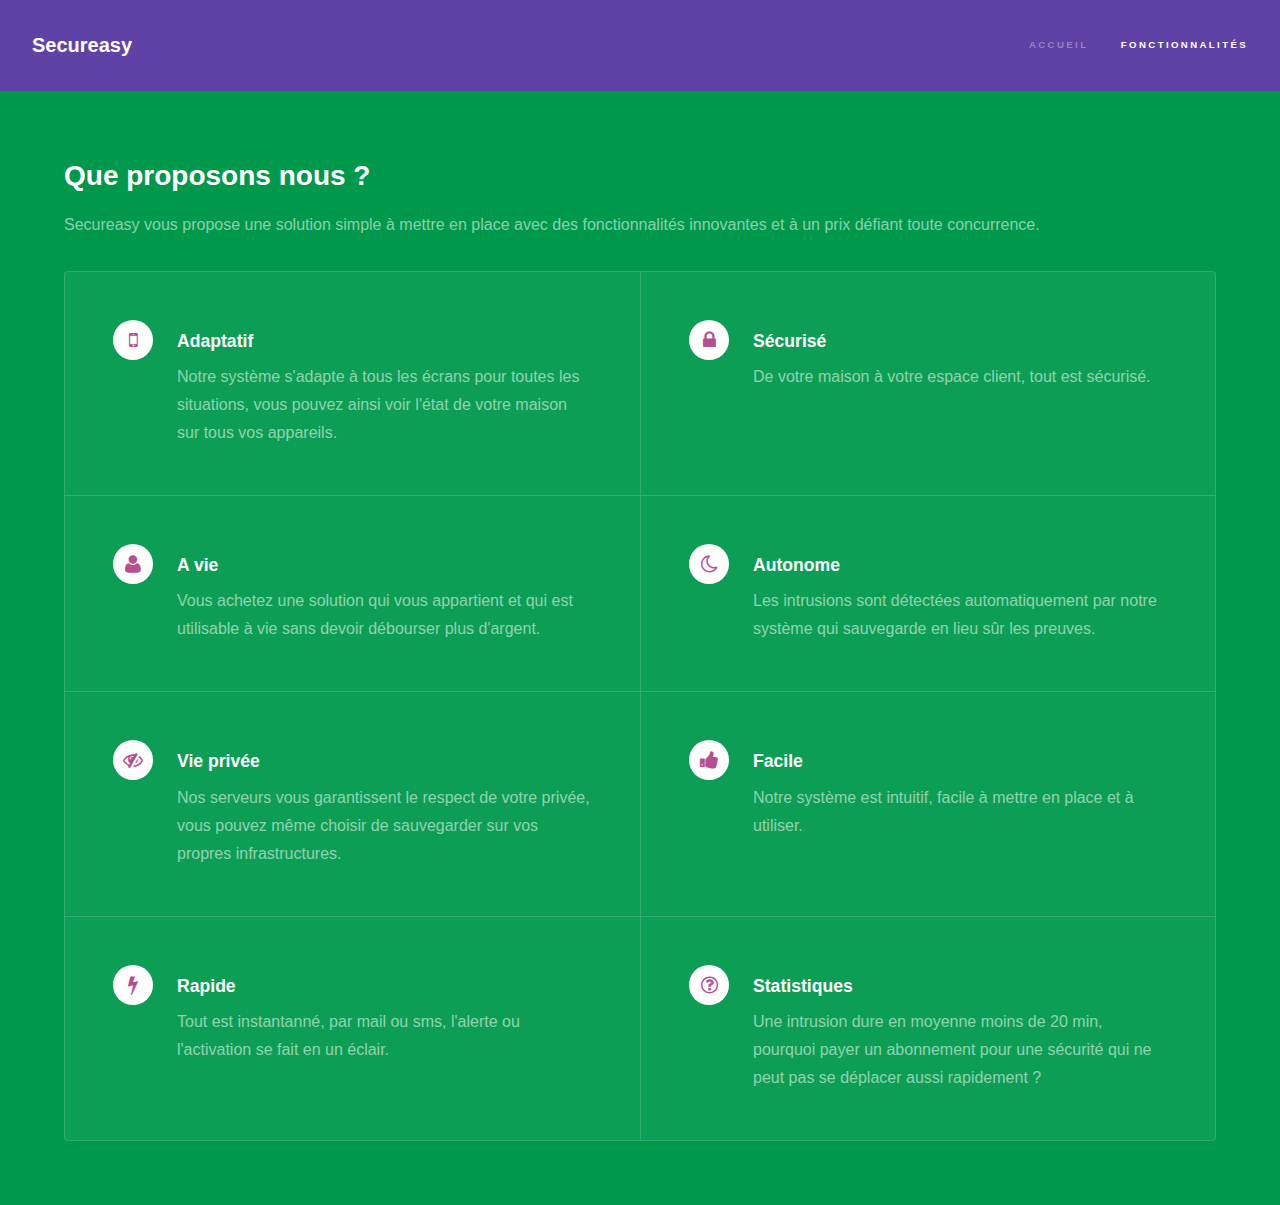
<file: website/functionnalities.html>
<!DOCTYPE HTML>
<html>
	<head>
		<title>Secureasy</title>
		<meta charset="utf-8" />
		<meta name="viewport" content="width=device-width, initial-scale=1" />
		<!--[if lte IE 8]><script src="assets/js/ie/html5shiv.js"></script><![endif]-->
		<link rel="stylesheet" href="assets/css/main.css" />
		<!--[if lte IE 9]><link rel="stylesheet" href="assets/css/ie9.css" /><![endif]-->
		<!--[if lte IE 8]><link rel="stylesheet" href="assets/css/ie8.css" /><![endif]-->
	</head>
	<body>

		<!-- Header -->
			<header id="header">
				<a href="index.html" class="title">Secureasy</a>
				<nav>
					<ul>
						<li><a href="index.html">Accueil</a></li>
						<li><a href="generic.html" class="active">Fonctionnalités</a></li>
					</ul>
				</nav>
			</header>

		<section id="one" class="wrapper style3 fade-up">
						<div class="inner">
							<h2>Que proposons nous ?</h2>
							<p>Secureasy vous propose une solution simple à mettre en place avec des fonctionnalités innovantes et à un prix défiant toute concurrence.</p>
							<div class="features">
								<section>
									<span class="icon major fa-mobile"></span>
									<h3>Adaptatif</h3>
									<p>Notre système s'adapte à tous les écrans pour toutes les situations, vous pouvez ainsi voir l'état de votre maison sur tous vos appareils.</p>
								</section>
								<section>
									<span class="icon major fa-lock"></span>
									<h3>Sécurisé</h3>
									<p>De votre maison à votre espace client, tout est sécurisé.</p>
								</section>
								<section>
									<span class="icon major fa-user"></span>
									<h3>A vie</h3>
									<p>Vous achetez une solution qui vous appartient et qui est utilisable à vie sans devoir débourser plus d'argent.</p>
								</section>
								<section>
									<span class="icon major fa-moon-o"></span>
									<h3>Autonome</h3>
									<p>Les intrusions sont détectées automatiquement par notre système qui sauvegarde en lieu sûr les preuves.</p>
								</section>
								<section>
									<span class="icon major fa-eye-slash"></span>
									<h3>Vie privée</h3>
									<p>Nos serveurs vous garantissent le respect de votre privée, vous pouvez même choisir de sauvegarder sur vos propres infrastructures.</p>
								</section>
								<section>
									<span class="icon major fa-thumbs-up"></span>
									<h3>Facile</h3>
									<p>Notre système est intuitif, facile à mettre en place et à utiliser.</p>
								</section>
								<section>
									<span class="icon major fa-bolt"></span>
									<h3>Rapide</h3>
									<p>Tout est instantanné, par mail ou sms, l'alerte ou l'activation se fait en un éclair.</p>
								</section>
								<section>
									<span class="icon major fa-question-circle-o"></span>
									<h3>Statistiques</h3>
									<p>Une intrusion dure en moyenne moins de 20 min, pourquoi payer un abonnement pour une sécurité qui ne peut pas se déplacer aussi rapidement ?</p>
								</section>
							</div>
						</div>
					</section>

		<!-- Scripts -->
			<script src="assets/js/jquery.min.js"></script>
			<script src="assets/js/jquery.scrollex.min.js"></script>
			<script src="assets/js/jquery.scrolly.min.js"></script>
			<script src="assets/js/skel.min.js"></script>
			<script src="assets/js/util.js"></script>
			<!--[if lte IE 8]><script src="assets/js/ie/respond.min.js"></script><![endif]-->
			<script src="assets/js/main.js"></script>

	</body>
</html>
</file>
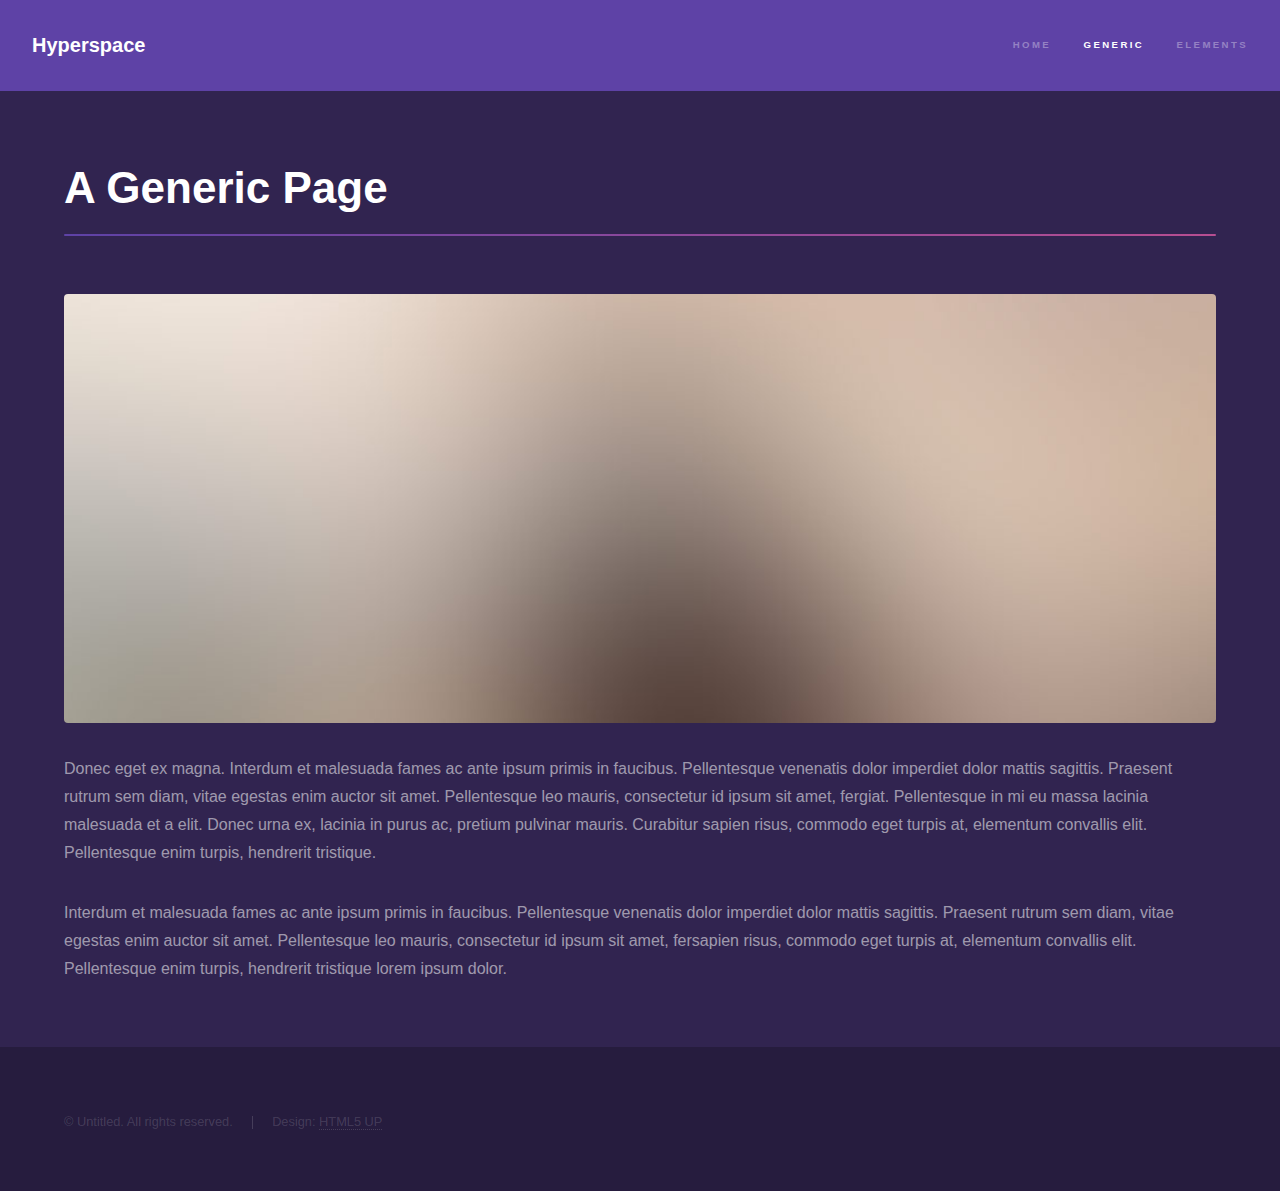
<file: website/generic.html>
<!DOCTYPE HTML>
<!--
	Hyperspace by HTML5 UP
	html5up.net | @ajlkn
	Free for personal and commercial use under the CCA 3.0 license (html5up.net/license)
-->
<html>
	<head>
		<title>Generic - Hyperspace by HTML5 UP</title>
		<meta charset="utf-8" />
		<meta name="viewport" content="width=device-width, initial-scale=1" />
		<!--[if lte IE 8]><script src="assets/js/ie/html5shiv.js"></script><![endif]-->
		<link rel="stylesheet" href="assets/css/main.css" />
		<!--[if lte IE 9]><link rel="stylesheet" href="assets/css/ie9.css" /><![endif]-->
		<!--[if lte IE 8]><link rel="stylesheet" href="assets/css/ie8.css" /><![endif]-->
	</head>
	<body>

		<!-- Header -->
			<header id="header">
				<a href="index.html" class="title">Hyperspace</a>
				<nav>
					<ul>
						<li><a href="index.html">Home</a></li>
						<li><a href="generic.html" class="active">Generic</a></li>
						<li><a href="elements.html">Elements</a></li>
					</ul>
				</nav>
			</header>

		<!-- Wrapper -->
			<div id="wrapper">

				<!-- Main -->
					<section id="main" class="wrapper">
						<div class="inner">
							<h1 class="major">A Generic Page</h1>
							<span class="image fit"><img src="images/pic04.jpg" alt="" /></span>
							<p>Donec eget ex magna. Interdum et malesuada fames ac ante ipsum primis in faucibus. Pellentesque venenatis dolor imperdiet dolor mattis sagittis. Praesent rutrum sem diam, vitae egestas enim auctor sit amet. Pellentesque leo mauris, consectetur id ipsum sit amet, fergiat. Pellentesque in mi eu massa lacinia malesuada et a elit. Donec urna ex, lacinia in purus ac, pretium pulvinar mauris. Curabitur sapien risus, commodo eget turpis at, elementum convallis elit. Pellentesque enim turpis, hendrerit tristique.</p>
							<p>Interdum et malesuada fames ac ante ipsum primis in faucibus. Pellentesque venenatis dolor imperdiet dolor mattis sagittis. Praesent rutrum sem diam, vitae egestas enim auctor sit amet. Pellentesque leo mauris, consectetur id ipsum sit amet, fersapien risus, commodo eget turpis at, elementum convallis elit. Pellentesque enim turpis, hendrerit tristique lorem ipsum dolor.</p>
						</div>
					</section>

			</div>

		<!-- Footer -->
			<footer id="footer" class="wrapper alt">
				<div class="inner">
					<ul class="menu">
						<li>&copy; Untitled. All rights reserved.</li><li>Design: <a href="http://html5up.net">HTML5 UP</a></li>
					</ul>
				</div>
			</footer>

		<!-- Scripts -->
			<script src="assets/js/jquery.min.js"></script>
			<script src="assets/js/jquery.scrollex.min.js"></script>
			<script src="assets/js/jquery.scrolly.min.js"></script>
			<script src="assets/js/skel.min.js"></script>
			<script src="assets/js/util.js"></script>
			<!--[if lte IE 8]><script src="assets/js/ie/respond.min.js"></script><![endif]-->
			<script src="assets/js/main.js"></script>

	</body>
</html>
</file>
<file: website/assets/css/ie9.css>
/*
	Hyperspace by HTML5 UP
	html5up.net | @ajlkn
	Free for personal and commercial use under the CCA 3.0 license (html5up.net/license)
*/

/* Type */

	h1.major:after {
		background: #b74e91;
	}

/* Wrapper */

	.wrapper.fullscreen {
		min-height: 0;
		padding-bottom: 6em;
		padding-top: 6em;
	}

		body.is-ie .wrapper.fullscreen {
			height: auto;
		}

/* Spotlights */

	.spotlights > section {
		padding-left: 20em;
		position: relative;
	}

		.spotlights > section > .image {
			height: 100%;
			left: 0;
			position: absolute;
			top: 0;
			width: 20em;
		}

		.spotlights > section > .content {
			width: 100%;
		}

/* Features */

	.features:after {
		clear: both;
		content: '';
		display: block;
	}

	.features section {
		float: left;
	}

/* Split */

	.split:after {
		clear: both;
		content: '';
		display: block;
	}

	.split > * {
		float: left;
	}

/* Sidebar */

	#sidebar nav a:after {
		background-color: #b74e91;
	}

/* Header */

	#header:after {
		clear: both;
		content: '';
		display: block;
	}

	#header > .title {
		float: left;
	}

	#header > nav {
		float: right;
	}
</file>
<file: website/assets/css/ie8.css>
/*
	Hyperspace by HTML5 UP
	html5up.net | @ajlkn
	Free for personal and commercial use under the CCA 3.0 license (html5up.net/license)
*/

/* Type */

	body, input, select, textarea {
		color: #ffffff;
	}

/* Button */

	input[type="submit"],
	input[type="reset"],
	input[type="button"],
	button,
	.button {
		position: relative;
	}

		input[type="submit"]:after,
		input[type="reset"]:after,
		input[type="button"]:after,
		button:after,
		.button:after {
			display: none;
		}

/* Features */

	.features {
		border: solid 1px;
	}

/* Form */

	input[type="text"],
	input[type="password"],
	input[type="email"],
	input[type="tel"],
	select,
	textarea {
		background: transparent;
		border: solid 1px;
	}

/* Split */

	.split.style1 > :first-child {
		padding-right: 2em;
		width: 70%;
	}
</file>
<file: website/assets/css/main.css>
@import url(font-awesome.min.css);

/*
	Hyperspace by HTML5 UP
	html5up.net | @ajlkn
	Free for personal and commercial use under the CCA 3.0 license (html5up.net/license)
*/

/* Reset */

	html, body, div, span, applet, object, iframe, h1, h2, h3, h4, h5, h6, p, blockquote, pre, a, abbr, acronym, address, big, cite, code, del, dfn, em, img, ins, kbd, q, s, samp, small, strike, strong, sub, sup, tt, var, b, u, i, center, dl, dt, dd, ol, ul, li, fieldset, form, label, legend, table, caption, tbody, tfoot, thead, tr, th, td, article, aside, canvas, details, embed, figure, figcaption, footer, header, hgroup, menu, nav, output, ruby, section, summary, time, mark, audio, video {
		margin: 0;
		padding: 0;
		border: 0;
		font-size: 100%;
		font: inherit;
		vertical-align: baseline;
	}

	article, aside, details, figcaption, figure, footer, header, hgroup, menu, nav, section {
		display: block;
	}

	body {
		line-height: 1;
	}

	ol, ul {
		list-style: none;
	}

	blockquote, q {
		quotes: none;
	}

	blockquote:before, blockquote:after, q:before, q:after {
		content: '';
		content: none;
	}

	table {
		border-collapse: collapse;
		border-spacing: 0;
	}

	body {
		-webkit-text-size-adjust: none;
	}

/* Box Model */

	*, *:before, *:after {
		-moz-box-sizing: border-box;
		-webkit-box-sizing: border-box;
		box-sizing: border-box;
	}

/* Grid */

	.row {
		border-bottom: solid 1px transparent;
		-moz-box-sizing: border-box;
		-webkit-box-sizing: border-box;
		box-sizing: border-box;
	}

	.row > * {
		float: left;
		-moz-box-sizing: border-box;
		-webkit-box-sizing: border-box;
		box-sizing: border-box;
	}

	.row:after, .row:before {
		content: '';
		display: block;
		clear: both;
		height: 0;
	}

	.row.uniform > * > :first-child {
		margin-top: 0;
	}

	.row.uniform > * > :last-child {
		margin-bottom: 0;
	}

	.row.\30 \25 > * {
		padding: 0 0 0 0em;
	}

	.row.\30 \25 {
		margin: 0 0 -1px 0em;
	}

	.row.uniform.\30 \25 > * {
		padding: 0em 0 0 0em;
	}

	.row.uniform.\30 \25 {
		margin: 0em 0 -1px 0em;
	}

	.row > * {
		padding: 0 0 0 1.5em;
	}

	.row {
		margin: 0 0 -1px -1.5em;
	}

	.row.uniform > * {
		padding: 1.5em 0 0 1.5em;
	}

	.row.uniform {
		margin: -1.5em 0 -1px -1.5em;
	}

	.row.\32 00\25 > * {
		padding: 0 0 0 3em;
	}

	.row.\32 00\25 {
		margin: 0 0 -1px -3em;
	}

	.row.uniform.\32 00\25 > * {
		padding: 3em 0 0 3em;
	}

	.row.uniform.\32 00\25 {
		margin: -3em 0 -1px -3em;
	}

	.row.\31 50\25 > * {
		padding: 0 0 0 2.25em;
	}

	.row.\31 50\25 {
		margin: 0 0 -1px -2.25em;
	}

	.row.uniform.\31 50\25 > * {
		padding: 2.25em 0 0 2.25em;
	}

	.row.uniform.\31 50\25 {
		margin: -2.25em 0 -1px -2.25em;
	}

	.row.\35 0\25 > * {
		padding: 0 0 0 0.75em;
	}

	.row.\35 0\25 {
		margin: 0 0 -1px -0.75em;
	}

	.row.uniform.\35 0\25 > * {
		padding: 0.75em 0 0 0.75em;
	}

	.row.uniform.\35 0\25 {
		margin: -0.75em 0 -1px -0.75em;
	}

	.row.\32 5\25 > * {
		padding: 0 0 0 0.375em;
	}

	.row.\32 5\25 {
		margin: 0 0 -1px -0.375em;
	}

	.row.uniform.\32 5\25 > * {
		padding: 0.375em 0 0 0.375em;
	}

	.row.uniform.\32 5\25 {
		margin: -0.375em 0 -1px -0.375em;
	}

	.\31 2u, .\31 2u\24 {
		width: 100%;
		clear: none;
		margin-left: 0;
	}

	.\31 1u, .\31 1u\24 {
		width: 91.6666666667%;
		clear: none;
		margin-left: 0;
	}

	.\31 0u, .\31 0u\24 {
		width: 83.3333333333%;
		clear: none;
		margin-left: 0;
	}

	.\39 u, .\39 u\24 {
		width: 75%;
		clear: none;
		margin-left: 0;
	}

	.\38 u, .\38 u\24 {
		width: 66.6666666667%;
		clear: none;
		margin-left: 0;
	}

	.\37 u, .\37 u\24 {
		width: 58.3333333333%;
		clear: none;
		margin-left: 0;
	}

	.\36 u, .\36 u\24 {
		width: 50%;
		clear: none;
		margin-left: 0;
	}

	.\35 u, .\35 u\24 {
		width: 41.6666666667%;
		clear: none;
		margin-left: 0;
	}

	.\34 u, .\34 u\24 {
		width: 33.3333333333%;
		clear: none;
		margin-left: 0;
	}

	.\33 u, .\33 u\24 {
		width: 25%;
		clear: none;
		margin-left: 0;
	}

	.\32 u, .\32 u\24 {
		width: 16.6666666667%;
		clear: none;
		margin-left: 0;
	}

	.\31 u, .\31 u\24 {
		width: 8.3333333333%;
		clear: none;
		margin-left: 0;
	}

	.\31 2u\24 + *,
	.\31 1u\24 + *,
	.\31 0u\24 + *,
	.\39 u\24 + *,
	.\38 u\24 + *,
	.\37 u\24 + *,
	.\36 u\24 + *,
	.\35 u\24 + *,
	.\34 u\24 + *,
	.\33 u\24 + *,
	.\32 u\24 + *,
	.\31 u\24 + * {
		clear: left;
	}

	.\-11u {
		margin-left: 91.66667%;
	}

	.\-10u {
		margin-left: 83.33333%;
	}

	.\-9u {
		margin-left: 75%;
	}

	.\-8u {
		margin-left: 66.66667%;
	}

	.\-7u {
		margin-left: 58.33333%;
	}

	.\-6u {
		margin-left: 50%;
	}

	.\-5u {
		margin-left: 41.66667%;
	}

	.\-4u {
		margin-left: 33.33333%;
	}

	.\-3u {
		margin-left: 25%;
	}

	.\-2u {
		margin-left: 16.66667%;
	}

	.\-1u {
		margin-left: 8.33333%;
	}

	@media screen and (max-width: 1680px) {

		.row > * {
			padding: 0 0 0 1.5em;
		}

		.row {
			margin: 0 0 -1px -1.5em;
		}

		.row.uniform > * {
			padding: 1.5em 0 0 1.5em;
		}

		.row.uniform {
			margin: -1.5em 0 -1px -1.5em;
		}

		.row.\32 00\25 > * {
			padding: 0 0 0 3em;
		}

		.row.\32 00\25 {
			margin: 0 0 -1px -3em;
		}

		.row.uniform.\32 00\25 > * {
			padding: 3em 0 0 3em;
		}

		.row.uniform.\32 00\25 {
			margin: -3em 0 -1px -3em;
		}

		.row.\31 50\25 > * {
			padding: 0 0 0 2.25em;
		}

		.row.\31 50\25 {
			margin: 0 0 -1px -2.25em;
		}

		.row.uniform.\31 50\25 > * {
			padding: 2.25em 0 0 2.25em;
		}

		.row.uniform.\31 50\25 {
			margin: -2.25em 0 -1px -2.25em;
		}

		.row.\35 0\25 > * {
			padding: 0 0 0 0.75em;
		}

		.row.\35 0\25 {
			margin: 0 0 -1px -0.75em;
		}

		.row.uniform.\35 0\25 > * {
			padding: 0.75em 0 0 0.75em;
		}

		.row.uniform.\35 0\25 {
			margin: -0.75em 0 -1px -0.75em;
		}

		.row.\32 5\25 > * {
			padding: 0 0 0 0.375em;
		}

		.row.\32 5\25 {
			margin: 0 0 -1px -0.375em;
		}

		.row.uniform.\32 5\25 > * {
			padding: 0.375em 0 0 0.375em;
		}

		.row.uniform.\32 5\25 {
			margin: -0.375em 0 -1px -0.375em;
		}

		.\31 2u\28xlarge\29, .\31 2u\24\28xlarge\29 {
			width: 100%;
			clear: none;
			margin-left: 0;
		}

		.\31 1u\28xlarge\29, .\31 1u\24\28xlarge\29 {
			width: 91.6666666667%;
			clear: none;
			margin-left: 0;
		}

		.\31 0u\28xlarge\29, .\31 0u\24\28xlarge\29 {
			width: 83.3333333333%;
			clear: none;
			margin-left: 0;
		}

		.\39 u\28xlarge\29, .\39 u\24\28xlarge\29 {
			width: 75%;
			clear: none;
			margin-left: 0;
		}

		.\38 u\28xlarge\29, .\38 u\24\28xlarge\29 {
			width: 66.6666666667%;
			clear: none;
			margin-left: 0;
		}

		.\37 u\28xlarge\29, .\37 u\24\28xlarge\29 {
			width: 58.3333333333%;
			clear: none;
			margin-left: 0;
		}

		.\36 u\28xlarge\29, .\36 u\24\28xlarge\29 {
			width: 50%;
			clear: none;
			margin-left: 0;
		}

		.\35 u\28xlarge\29, .\35 u\24\28xlarge\29 {
			width: 41.6666666667%;
			clear: none;
			margin-left: 0;
		}

		.\34 u\28xlarge\29, .\34 u\24\28xlarge\29 {
			width: 33.3333333333%;
			clear: none;
			margin-left: 0;
		}

		.\33 u\28xlarge\29, .\33 u\24\28xlarge\29 {
			width: 25%;
			clear: none;
			margin-left: 0;
		}

		.\32 u\28xlarge\29, .\32 u\24\28xlarge\29 {
			width: 16.6666666667%;
			clear: none;
			margin-left: 0;
		}

		.\31 u\28xlarge\29, .\31 u\24\28xlarge\29 {
			width: 8.3333333333%;
			clear: none;
			margin-left: 0;
		}

		.\31 2u\24\28xlarge\29 + *,
		.\31 1u\24\28xlarge\29 + *,
		.\31 0u\24\28xlarge\29 + *,
		.\39 u\24\28xlarge\29 + *,
		.\38 u\24\28xlarge\29 + *,
		.\37 u\24\28xlarge\29 + *,
		.\36 u\24\28xlarge\29 + *,
		.\35 u\24\28xlarge\29 + *,
		.\34 u\24\28xlarge\29 + *,
		.\33 u\24\28xlarge\29 + *,
		.\32 u\24\28xlarge\29 + *,
		.\31 u\24\28xlarge\29 + * {
			clear: left;
		}

		.\-11u\28xlarge\29 {
			margin-left: 91.66667%;
		}

		.\-10u\28xlarge\29 {
			margin-left: 83.33333%;
		}

		.\-9u\28xlarge\29 {
			margin-left: 75%;
		}

		.\-8u\28xlarge\29 {
			margin-left: 66.66667%;
		}

		.\-7u\28xlarge\29 {
			margin-left: 58.33333%;
		}

		.\-6u\28xlarge\29 {
			margin-left: 50%;
		}

		.\-5u\28xlarge\29 {
			margin-left: 41.66667%;
		}

		.\-4u\28xlarge\29 {
			margin-left: 33.33333%;
		}

		.\-3u\28xlarge\29 {
			margin-left: 25%;
		}

		.\-2u\28xlarge\29 {
			margin-left: 16.66667%;
		}

		.\-1u\28xlarge\29 {
			margin-left: 8.33333%;
		}

	}

	@media screen and (max-width: 1280px) {

		.row > * {
			padding: 0 0 0 1.5em;
		}

		.row {
			margin: 0 0 -1px -1.5em;
		}

		.row.uniform > * {
			padding: 1.5em 0 0 1.5em;
		}

		.row.uniform {
			margin: -1.5em 0 -1px -1.5em;
		}

		.row.\32 00\25 > * {
			padding: 0 0 0 3em;
		}

		.row.\32 00\25 {
			margin: 0 0 -1px -3em;
		}

		.row.uniform.\32 00\25 > * {
			padding: 3em 0 0 3em;
		}

		.row.uniform.\32 00\25 {
			margin: -3em 0 -1px -3em;
		}

		.row.\31 50\25 > * {
			padding: 0 0 0 2.25em;
		}

		.row.\31 50\25 {
			margin: 0 0 -1px -2.25em;
		}

		.row.uniform.\31 50\25 > * {
			padding: 2.25em 0 0 2.25em;
		}

		.row.uniform.\31 50\25 {
			margin: -2.25em 0 -1px -2.25em;
		}

		.row.\35 0\25 > * {
			padding: 0 0 0 0.75em;
		}

		.row.\35 0\25 {
			margin: 0 0 -1px -0.75em;
		}

		.row.uniform.\35 0\25 > * {
			padding: 0.75em 0 0 0.75em;
		}

		.row.uniform.\35 0\25 {
			margin: -0.75em 0 -1px -0.75em;
		}

		.row.\32 5\25 > * {
			padding: 0 0 0 0.375em;
		}

		.row.\32 5\25 {
			margin: 0 0 -1px -0.375em;
		}

		.row.uniform.\32 5\25 > * {
			padding: 0.375em 0 0 0.375em;
		}

		.row.uniform.\32 5\25 {
			margin: -0.375em 0 -1px -0.375em;
		}

		.\31 2u\28large\29, .\31 2u\24\28large\29 {
			width: 100%;
			clear: none;
			margin-left: 0;
		}

		.\31 1u\28large\29, .\31 1u\24\28large\29 {
			width: 91.6666666667%;
			clear: none;
			margin-left: 0;
		}

		.\31 0u\28large\29, .\31 0u\24\28large\29 {
			width: 83.3333333333%;
			clear: none;
			margin-left: 0;
		}

		.\39 u\28large\29, .\39 u\24\28large\29 {
			width: 75%;
			clear: none;
			margin-left: 0;
		}

		.\38 u\28large\29, .\38 u\24\28large\29 {
			width: 66.6666666667%;
			clear: none;
			margin-left: 0;
		}

		.\37 u\28large\29, .\37 u\24\28large\29 {
			width: 58.3333333333%;
			clear: none;
			margin-left: 0;
		}

		.\36 u\28large\29, .\36 u\24\28large\29 {
			width: 50%;
			clear: none;
			margin-left: 0;
		}

		.\35 u\28large\29, .\35 u\24\28large\29 {
			width: 41.6666666667%;
			clear: none;
			margin-left: 0;
		}

		.\34 u\28large\29, .\34 u\24\28large\29 {
			width: 33.3333333333%;
			clear: none;
			margin-left: 0;
		}

		.\33 u\28large\29, .\33 u\24\28large\29 {
			width: 25%;
			clear: none;
			margin-left: 0;
		}

		.\32 u\28large\29, .\32 u\24\28large\29 {
			width: 16.6666666667%;
			clear: none;
			margin-left: 0;
		}

		.\31 u\28large\29, .\31 u\24\28large\29 {
			width: 8.3333333333%;
			clear: none;
			margin-left: 0;
		}

		.\31 2u\24\28large\29 + *,
		.\31 1u\24\28large\29 + *,
		.\31 0u\24\28large\29 + *,
		.\39 u\24\28large\29 + *,
		.\38 u\24\28large\29 + *,
		.\37 u\24\28large\29 + *,
		.\36 u\24\28large\29 + *,
		.\35 u\24\28large\29 + *,
		.\34 u\24\28large\29 + *,
		.\33 u\24\28large\29 + *,
		.\32 u\24\28large\29 + *,
		.\31 u\24\28large\29 + * {
			clear: left;
		}

		.\-11u\28large\29 {
			margin-left: 91.66667%;
		}

		.\-10u\28large\29 {
			margin-left: 83.33333%;
		}

		.\-9u\28large\29 {
			margin-left: 75%;
		}

		.\-8u\28large\29 {
			margin-left: 66.66667%;
		}

		.\-7u\28large\29 {
			margin-left: 58.33333%;
		}

		.\-6u\28large\29 {
			margin-left: 50%;
		}

		.\-5u\28large\29 {
			margin-left: 41.66667%;
		}

		.\-4u\28large\29 {
			margin-left: 33.33333%;
		}

		.\-3u\28large\29 {
			margin-left: 25%;
		}

		.\-2u\28large\29 {
			margin-left: 16.66667%;
		}

		.\-1u\28large\29 {
			margin-left: 8.33333%;
		}

	}

	@media screen and (max-width: 980px) {

		.row > * {
			padding: 0 0 0 1.5em;
		}

		.row {
			margin: 0 0 -1px -1.5em;
		}

		.row.uniform > * {
			padding: 1.5em 0 0 1.5em;
		}

		.row.uniform {
			margin: -1.5em 0 -1px -1.5em;
		}

		.row.\32 00\25 > * {
			padding: 0 0 0 3em;
		}

		.row.\32 00\25 {
			margin: 0 0 -1px -3em;
		}

		.row.uniform.\32 00\25 > * {
			padding: 3em 0 0 3em;
		}

		.row.uniform.\32 00\25 {
			margin: -3em 0 -1px -3em;
		}

		.row.\31 50\25 > * {
			padding: 0 0 0 2.25em;
		}

		.row.\31 50\25 {
			margin: 0 0 -1px -2.25em;
		}

		.row.uniform.\31 50\25 > * {
			padding: 2.25em 0 0 2.25em;
		}

		.row.uniform.\31 50\25 {
			margin: -2.25em 0 -1px -2.25em;
		}

		.row.\35 0\25 > * {
			padding: 0 0 0 0.75em;
		}

		.row.\35 0\25 {
			margin: 0 0 -1px -0.75em;
		}

		.row.uniform.\35 0\25 > * {
			padding: 0.75em 0 0 0.75em;
		}

		.row.uniform.\35 0\25 {
			margin: -0.75em 0 -1px -0.75em;
		}

		.row.\32 5\25 > * {
			padding: 0 0 0 0.375em;
		}

		.row.\32 5\25 {
			margin: 0 0 -1px -0.375em;
		}

		.row.uniform.\32 5\25 > * {
			padding: 0.375em 0 0 0.375em;
		}

		.row.uniform.\32 5\25 {
			margin: -0.375em 0 -1px -0.375em;
		}

		.\31 2u\28medium\29, .\31 2u\24\28medium\29 {
			width: 100%;
			clear: none;
			margin-left: 0;
		}

		.\31 1u\28medium\29, .\31 1u\24\28medium\29 {
			width: 91.6666666667%;
			clear: none;
			margin-left: 0;
		}

		.\31 0u\28medium\29, .\31 0u\24\28medium\29 {
			width: 83.3333333333%;
			clear: none;
			margin-left: 0;
		}

		.\39 u\28medium\29, .\39 u\24\28medium\29 {
			width: 75%;
			clear: none;
			margin-left: 0;
		}

		.\38 u\28medium\29, .\38 u\24\28medium\29 {
			width: 66.6666666667%;
			clear: none;
			margin-left: 0;
		}

		.\37 u\28medium\29, .\37 u\24\28medium\29 {
			width: 58.3333333333%;
			clear: none;
			margin-left: 0;
		}

		.\36 u\28medium\29, .\36 u\24\28medium\29 {
			width: 50%;
			clear: none;
			margin-left: 0;
		}

		.\35 u\28medium\29, .\35 u\24\28medium\29 {
			width: 41.6666666667%;
			clear: none;
			margin-left: 0;
		}

		.\34 u\28medium\29, .\34 u\24\28medium\29 {
			width: 33.3333333333%;
			clear: none;
			margin-left: 0;
		}

		.\33 u\28medium\29, .\33 u\24\28medium\29 {
			width: 25%;
			clear: none;
			margin-left: 0;
		}

		.\32 u\28medium\29, .\32 u\24\28medium\29 {
			width: 16.6666666667%;
			clear: none;
			margin-left: 0;
		}

		.\31 u\28medium\29, .\31 u\24\28medium\29 {
			width: 8.3333333333%;
			clear: none;
			margin-left: 0;
		}

		.\31 2u\24\28medium\29 + *,
		.\31 1u\24\28medium\29 + *,
		.\31 0u\24\28medium\29 + *,
		.\39 u\24\28medium\29 + *,
		.\38 u\24\28medium\29 + *,
		.\37 u\24\28medium\29 + *,
		.\36 u\24\28medium\29 + *,
		.\35 u\24\28medium\29 + *,
		.\34 u\24\28medium\29 + *,
		.\33 u\24\28medium\29 + *,
		.\32 u\24\28medium\29 + *,
		.\31 u\24\28medium\29 + * {
			clear: left;
		}

		.\-11u\28medium\29 {
			margin-left: 91.66667%;
		}

		.\-10u\28medium\29 {
			margin-left: 83.33333%;
		}

		.\-9u\28medium\29 {
			margin-left: 75%;
		}

		.\-8u\28medium\29 {
			margin-left: 66.66667%;
		}

		.\-7u\28medium\29 {
			margin-left: 58.33333%;
		}

		.\-6u\28medium\29 {
			margin-left: 50%;
		}

		.\-5u\28medium\29 {
			margin-left: 41.66667%;
		}

		.\-4u\28medium\29 {
			margin-left: 33.33333%;
		}

		.\-3u\28medium\29 {
			margin-left: 25%;
		}

		.\-2u\28medium\29 {
			margin-left: 16.66667%;
		}

		.\-1u\28medium\29 {
			margin-left: 8.33333%;
		}

	}

	@media screen and (max-width: 736px) {

		.row > * {
			padding: 0 0 0 1.5em;
		}

		.row {
			margin: 0 0 -1px -1.5em;
		}

		.row.uniform > * {
			padding: 1.5em 0 0 1.5em;
		}

		.row.uniform {
			margin: -1.5em 0 -1px -1.5em;
		}

		.row.\32 00\25 > * {
			padding: 0 0 0 3em;
		}

		.row.\32 00\25 {
			margin: 0 0 -1px -3em;
		}

		.row.uniform.\32 00\25 > * {
			padding: 3em 0 0 3em;
		}

		.row.uniform.\32 00\25 {
			margin: -3em 0 -1px -3em;
		}

		.row.\31 50\25 > * {
			padding: 0 0 0 2.25em;
		}

		.row.\31 50\25 {
			margin: 0 0 -1px -2.25em;
		}

		.row.uniform.\31 50\25 > * {
			padding: 2.25em 0 0 2.25em;
		}

		.row.uniform.\31 50\25 {
			margin: -2.25em 0 -1px -2.25em;
		}

		.row.\35 0\25 > * {
			padding: 0 0 0 0.75em;
		}

		.row.\35 0\25 {
			margin: 0 0 -1px -0.75em;
		}

		.row.uniform.\35 0\25 > * {
			padding: 0.75em 0 0 0.75em;
		}

		.row.uniform.\35 0\25 {
			margin: -0.75em 0 -1px -0.75em;
		}

		.row.\32 5\25 > * {
			padding: 0 0 0 0.375em;
		}

		.row.\32 5\25 {
			margin: 0 0 -1px -0.375em;
		}

		.row.uniform.\32 5\25 > * {
			padding: 0.375em 0 0 0.375em;
		}

		.row.uniform.\32 5\25 {
			margin: -0.375em 0 -1px -0.375em;
		}

		.\31 2u\28small\29, .\31 2u\24\28small\29 {
			width: 100%;
			clear: none;
			margin-left: 0;
		}

		.\31 1u\28small\29, .\31 1u\24\28small\29 {
			width: 91.6666666667%;
			clear: none;
			margin-left: 0;
		}

		.\31 0u\28small\29, .\31 0u\24\28small\29 {
			width: 83.3333333333%;
			clear: none;
			margin-left: 0;
		}

		.\39 u\28small\29, .\39 u\24\28small\29 {
			width: 75%;
			clear: none;
			margin-left: 0;
		}

		.\38 u\28small\29, .\38 u\24\28small\29 {
			width: 66.6666666667%;
			clear: none;
			margin-left: 0;
		}

		.\37 u\28small\29, .\37 u\24\28small\29 {
			width: 58.3333333333%;
			clear: none;
			margin-left: 0;
		}

		.\36 u\28small\29, .\36 u\24\28small\29 {
			width: 50%;
			clear: none;
			margin-left: 0;
		}

		.\35 u\28small\29, .\35 u\24\28small\29 {
			width: 41.6666666667%;
			clear: none;
			margin-left: 0;
		}

		.\34 u\28small\29, .\34 u\24\28small\29 {
			width: 33.3333333333%;
			clear: none;
			margin-left: 0;
		}

		.\33 u\28small\29, .\33 u\24\28small\29 {
			width: 25%;
			clear: none;
			margin-left: 0;
		}

		.\32 u\28small\29, .\32 u\24\28small\29 {
			width: 16.6666666667%;
			clear: none;
			margin-left: 0;
		}

		.\31 u\28small\29, .\31 u\24\28small\29 {
			width: 8.3333333333%;
			clear: none;
			margin-left: 0;
		}

		.\31 2u\24\28small\29 + *,
		.\31 1u\24\28small\29 + *,
		.\31 0u\24\28small\29 + *,
		.\39 u\24\28small\29 + *,
		.\38 u\24\28small\29 + *,
		.\37 u\24\28small\29 + *,
		.\36 u\24\28small\29 + *,
		.\35 u\24\28small\29 + *,
		.\34 u\24\28small\29 + *,
		.\33 u\24\28small\29 + *,
		.\32 u\24\28small\29 + *,
		.\31 u\24\28small\29 + * {
			clear: left;
		}

		.\-11u\28small\29 {
			margin-left: 91.66667%;
		}

		.\-10u\28small\29 {
			margin-left: 83.33333%;
		}

		.\-9u\28small\29 {
			margin-left: 75%;
		}

		.\-8u\28small\29 {
			margin-left: 66.66667%;
		}

		.\-7u\28small\29 {
			margin-left: 58.33333%;
		}

		.\-6u\28small\29 {
			margin-left: 50%;
		}

		.\-5u\28small\29 {
			margin-left: 41.66667%;
		}

		.\-4u\28small\29 {
			margin-left: 33.33333%;
		}

		.\-3u\28small\29 {
			margin-left: 25%;
		}

		.\-2u\28small\29 {
			margin-left: 16.66667%;
		}

		.\-1u\28small\29 {
			margin-left: 8.33333%;
		}

	}

	@media screen and (max-width: 480px) {

		.row > * {
			padding: 0 0 0 1.5em;
		}

		.row {
			margin: 0 0 -1px -1.5em;
		}

		.row.uniform > * {
			padding: 1.5em 0 0 1.5em;
		}

		.row.uniform {
			margin: -1.5em 0 -1px -1.5em;
		}

		.row.\32 00\25 > * {
			padding: 0 0 0 3em;
		}

		.row.\32 00\25 {
			margin: 0 0 -1px -3em;
		}

		.row.uniform.\32 00\25 > * {
			padding: 3em 0 0 3em;
		}

		.row.uniform.\32 00\25 {
			margin: -3em 0 -1px -3em;
		}

		.row.\31 50\25 > * {
			padding: 0 0 0 2.25em;
		}

		.row.\31 50\25 {
			margin: 0 0 -1px -2.25em;
		}

		.row.uniform.\31 50\25 > * {
			padding: 2.25em 0 0 2.25em;
		}

		.row.uniform.\31 50\25 {
			margin: -2.25em 0 -1px -2.25em;
		}

		.row.\35 0\25 > * {
			padding: 0 0 0 0.75em;
		}

		.row.\35 0\25 {
			margin: 0 0 -1px -0.75em;
		}

		.row.uniform.\35 0\25 > * {
			padding: 0.75em 0 0 0.75em;
		}

		.row.uniform.\35 0\25 {
			margin: -0.75em 0 -1px -0.75em;
		}

		.row.\32 5\25 > * {
			padding: 0 0 0 0.375em;
		}

		.row.\32 5\25 {
			margin: 0 0 -1px -0.375em;
		}

		.row.uniform.\32 5\25 > * {
			padding: 0.375em 0 0 0.375em;
		}

		.row.uniform.\32 5\25 {
			margin: -0.375em 0 -1px -0.375em;
		}

		.\31 2u\28xsmall\29, .\31 2u\24\28xsmall\29 {
			width: 100%;
			clear: none;
			margin-left: 0;
		}

		.\31 1u\28xsmall\29, .\31 1u\24\28xsmall\29 {
			width: 91.6666666667%;
			clear: none;
			margin-left: 0;
		}

		.\31 0u\28xsmall\29, .\31 0u\24\28xsmall\29 {
			width: 83.3333333333%;
			clear: none;
			margin-left: 0;
		}

		.\39 u\28xsmall\29, .\39 u\24\28xsmall\29 {
			width: 75%;
			clear: none;
			margin-left: 0;
		}

		.\38 u\28xsmall\29, .\38 u\24\28xsmall\29 {
			width: 66.6666666667%;
			clear: none;
			margin-left: 0;
		}

		.\37 u\28xsmall\29, .\37 u\24\28xsmall\29 {
			width: 58.3333333333%;
			clear: none;
			margin-left: 0;
		}

		.\36 u\28xsmall\29, .\36 u\24\28xsmall\29 {
			width: 50%;
			clear: none;
			margin-left: 0;
		}

		.\35 u\28xsmall\29, .\35 u\24\28xsmall\29 {
			width: 41.6666666667%;
			clear: none;
			margin-left: 0;
		}

		.\34 u\28xsmall\29, .\34 u\24\28xsmall\29 {
			width: 33.3333333333%;
			clear: none;
			margin-left: 0;
		}

		.\33 u\28xsmall\29, .\33 u\24\28xsmall\29 {
			width: 25%;
			clear: none;
			margin-left: 0;
		}

		.\32 u\28xsmall\29, .\32 u\24\28xsmall\29 {
			width: 16.6666666667%;
			clear: none;
			margin-left: 0;
		}

		.\31 u\28xsmall\29, .\31 u\24\28xsmall\29 {
			width: 8.3333333333%;
			clear: none;
			margin-left: 0;
		}

		.\31 2u\24\28xsmall\29 + *,
		.\31 1u\24\28xsmall\29 + *,
		.\31 0u\24\28xsmall\29 + *,
		.\39 u\24\28xsmall\29 + *,
		.\38 u\24\28xsmall\29 + *,
		.\37 u\24\28xsmall\29 + *,
		.\36 u\24\28xsmall\29 + *,
		.\35 u\24\28xsmall\29 + *,
		.\34 u\24\28xsmall\29 + *,
		.\33 u\24\28xsmall\29 + *,
		.\32 u\24\28xsmall\29 + *,
		.\31 u\24\28xsmall\29 + * {
			clear: left;
		}

		.\-11u\28xsmall\29 {
			margin-left: 91.66667%;
		}

		.\-10u\28xsmall\29 {
			margin-left: 83.33333%;
		}

		.\-9u\28xsmall\29 {
			margin-left: 75%;
		}

		.\-8u\28xsmall\29 {
			margin-left: 66.66667%;
		}

		.\-7u\28xsmall\29 {
			margin-left: 58.33333%;
		}

		.\-6u\28xsmall\29 {
			margin-left: 50%;
		}

		.\-5u\28xsmall\29 {
			margin-left: 41.66667%;
		}

		.\-4u\28xsmall\29 {
			margin-left: 33.33333%;
		}

		.\-3u\28xsmall\29 {
			margin-left: 25%;
		}

		.\-2u\28xsmall\29 {
			margin-left: 16.66667%;
		}

		.\-1u\28xsmall\29 {
			margin-left: 8.33333%;
		}

	}

	@media screen and (max-width: 360px) {

		.row > * {
			padding: 0 0 0 1.5em;
		}

		.row {
			margin: 0 0 -1px -1.5em;
		}

		.row.uniform > * {
			padding: 1.5em 0 0 1.5em;
		}

		.row.uniform {
			margin: -1.5em 0 -1px -1.5em;
		}

		.row.\32 00\25 > * {
			padding: 0 0 0 3em;
		}

		.row.\32 00\25 {
			margin: 0 0 -1px -3em;
		}

		.row.uniform.\32 00\25 > * {
			padding: 3em 0 0 3em;
		}

		.row.uniform.\32 00\25 {
			margin: -3em 0 -1px -3em;
		}

		.row.\31 50\25 > * {
			padding: 0 0 0 2.25em;
		}

		.row.\31 50\25 {
			margin: 0 0 -1px -2.25em;
		}

		.row.uniform.\31 50\25 > * {
			padding: 2.25em 0 0 2.25em;
		}

		.row.uniform.\31 50\25 {
			margin: -2.25em 0 -1px -2.25em;
		}

		.row.\35 0\25 > * {
			padding: 0 0 0 0.75em;
		}

		.row.\35 0\25 {
			margin: 0 0 -1px -0.75em;
		}

		.row.uniform.\35 0\25 > * {
			padding: 0.75em 0 0 0.75em;
		}

		.row.uniform.\35 0\25 {
			margin: -0.75em 0 -1px -0.75em;
		}

		.row.\32 5\25 > * {
			padding: 0 0 0 0.375em;
		}

		.row.\32 5\25 {
			margin: 0 0 -1px -0.375em;
		}

		.row.uniform.\32 5\25 > * {
			padding: 0.375em 0 0 0.375em;
		}

		.row.uniform.\32 5\25 {
			margin: -0.375em 0 -1px -0.375em;
		}

		.\31 2u\28xxsmall\29, .\31 2u\24\28xxsmall\29 {
			width: 100%;
			clear: none;
			margin-left: 0;
		}

		.\31 1u\28xxsmall\29, .\31 1u\24\28xxsmall\29 {
			width: 91.6666666667%;
			clear: none;
			margin-left: 0;
		}

		.\31 0u\28xxsmall\29, .\31 0u\24\28xxsmall\29 {
			width: 83.3333333333%;
			clear: none;
			margin-left: 0;
		}

		.\39 u\28xxsmall\29, .\39 u\24\28xxsmall\29 {
			width: 75%;
			clear: none;
			margin-left: 0;
		}

		.\38 u\28xxsmall\29, .\38 u\24\28xxsmall\29 {
			width: 66.6666666667%;
			clear: none;
			margin-left: 0;
		}

		.\37 u\28xxsmall\29, .\37 u\24\28xxsmall\29 {
			width: 58.3333333333%;
			clear: none;
			margin-left: 0;
		}

		.\36 u\28xxsmall\29, .\36 u\24\28xxsmall\29 {
			width: 50%;
			clear: none;
			margin-left: 0;
		}

		.\35 u\28xxsmall\29, .\35 u\24\28xxsmall\29 {
			width: 41.6666666667%;
			clear: none;
			margin-left: 0;
		}

		.\34 u\28xxsmall\29, .\34 u\24\28xxsmall\29 {
			width: 33.3333333333%;
			clear: none;
			margin-left: 0;
		}

		.\33 u\28xxsmall\29, .\33 u\24\28xxsmall\29 {
			width: 25%;
			clear: none;
			margin-left: 0;
		}

		.\32 u\28xxsmall\29, .\32 u\24\28xxsmall\29 {
			width: 16.6666666667%;
			clear: none;
			margin-left: 0;
		}

		.\31 u\28xxsmall\29, .\31 u\24\28xxsmall\29 {
			width: 8.3333333333%;
			clear: none;
			margin-left: 0;
		}

		.\31 2u\24\28xxsmall\29 + *,
		.\31 1u\24\28xxsmall\29 + *,
		.\31 0u\24\28xxsmall\29 + *,
		.\39 u\24\28xxsmall\29 + *,
		.\38 u\24\28xxsmall\29 + *,
		.\37 u\24\28xxsmall\29 + *,
		.\36 u\24\28xxsmall\29 + *,
		.\35 u\24\28xxsmall\29 + *,
		.\34 u\24\28xxsmall\29 + *,
		.\33 u\24\28xxsmall\29 + *,
		.\32 u\24\28xxsmall\29 + *,
		.\31 u\24\28xxsmall\29 + * {
			clear: left;
		}

		.\-11u\28xxsmall\29 {
			margin-left: 91.66667%;
		}

		.\-10u\28xxsmall\29 {
			margin-left: 83.33333%;
		}

		.\-9u\28xxsmall\29 {
			margin-left: 75%;
		}

		.\-8u\28xxsmall\29 {
			margin-left: 66.66667%;
		}

		.\-7u\28xxsmall\29 {
			margin-left: 58.33333%;
		}

		.\-6u\28xxsmall\29 {
			margin-left: 50%;
		}

		.\-5u\28xxsmall\29 {
			margin-left: 41.66667%;
		}

		.\-4u\28xxsmall\29 {
			margin-left: 33.33333%;
		}

		.\-3u\28xxsmall\29 {
			margin-left: 25%;
		}

		.\-2u\28xxsmall\29 {
			margin-left: 16.66667%;
		}

		.\-1u\28xxsmall\29 {
			margin-left: 8.33333%;
		}

	}

/* Basic */

	@-ms-viewport {
		width: device-width;
	}

	body {
		-ms-overflow-style: scrollbar;
	}

	@media screen and (max-width: 480px) {

		html, body {
			min-width: 320px;
		}

	}

	body {
		background: #312450;
	}

		body.is-loading *, body.is-loading *:before, body.is-loading *:after {
			-moz-animation: none !important;
			-webkit-animation: none !important;
			-ms-animation: none !important;
			animation: none !important;
			-moz-transition: none !important;
			-webkit-transition: none !important;
			-ms-transition: none !important;
			transition: none !important;
		}

/* Type */

	body, input, select, textarea {
		color: rgba(255, 255, 255, 0.55);
		font-family: Arial, Helvetica, sans-serif;
		font-size: 16.5pt;
		font-weight: normal;
		line-height: 1.75;
	}

		@media screen and (max-width: 1680px) {

			body, input, select, textarea {
				font-size: 13pt;
			}

		}

		@media screen and (max-width: 1280px) {

			body, input, select, textarea {
				font-size: 12pt;
			}

		}

		@media screen and (max-width: 360px) {

			body, input, select, textarea {
				font-size: 11pt;
			}

		}

	a {
		-moz-transition: color 0.2s ease, border-bottom-color 0.2s ease;
		-webkit-transition: color 0.2s ease, border-bottom-color 0.2s ease;
		-ms-transition: color 0.2s ease, border-bottom-color 0.2s ease;
		transition: color 0.2s ease, border-bottom-color 0.2s ease;
		border-bottom: dotted 1px rgba(255, 255, 255, 0.35);
		color: inherit;
		text-decoration: none;
	}

		a:hover {
			border-bottom-color: transparent;
			color: #ffffff;
		}

	strong, b {
		color: #ffffff;
		font-weight: bold;
	}

	em, i {
		font-style: italic;
	}

	p {
		margin: 0 0 2em 0;
	}

	h1, h2, h3, h4, h5, h6 {
		color: #ffffff;
		font-weight: bold;
		line-height: 1.5;
		margin: 0 0 0.5em 0;
	}

		h1 a, h2 a, h3 a, h4 a, h5 a, h6 a {
			color: inherit;
			text-decoration: none;
		}

	h1 {
		font-size: 2.75em;
	}

		h1.major {
			margin: 0 0 1.3em 0;
			position: relative;
			padding-bottom: 0.35em;
		}

			h1.major:after {
				background-image: -moz-linear-gradient(to right, #5e42a6, #b74e91);
				background-image: -webkit-linear-gradient(to right, #5e42a6, #b74e91);
				background-image: -ms-linear-gradient(to right, #5e42a6, #b74e91);
				background-image: linear-gradient(to right, #5e42a6, #b74e91);
				-moz-transition: max-width 0.2s ease;
				-webkit-transition: max-width 0.2s ease;
				-ms-transition: max-width 0.2s ease;
				transition: max-width 0.2s ease;
				border-radius: 0.2em;
				bottom: 0;
				content: '';
				height: 0.05em;
				position: absolute;
				right: 0;
				width: 100%;
			}

	h2 {
		font-size: 1.75em;
	}

	h3 {
		font-size: 1.1em;
	}

	h4 {
		font-size: 1em;
	}

	h5 {
		font-size: 0.8em;
	}

	h6 {
		font-size: 0.6em;
	}

	@media screen and (max-width: 736px) {

		h1 {
			font-size: 2em;
		}

		h2 {
			font-size: 1.25em;
		}

		h3 {
			font-size: 1em;
		}

		h4 {
			font-size: 0.8em;
		}

		h5 {
			font-size: 0.6em;
		}

		h6 {
			font-size: 0.6em;
		}

	}

	sub {
		font-size: 0.8em;
		position: relative;
		top: 0.5em;
	}

	sup {
		font-size: 0.8em;
		position: relative;
		top: -0.5em;
	}

	blockquote {
		border-left: solid 4px rgba(255, 255, 255, 0.15);
		font-style: italic;
		margin: 0 0 2em 0;
		padding: 0.5em 0 0.5em 2em;
	}

	code {
		background: rgba(255, 255, 255, 0.05);
		border-radius: 0.25em;
		border: solid 1px rgba(255, 255, 255, 0.15);
		font-family: "Courier New", monospace;
		font-size: 0.9em;
		margin: 0 0.25em;
		padding: 0.25em 0.65em;
	}

	pre {
		-webkit-overflow-scrolling: touch;
		font-family: "Courier New", monospace;
		font-size: 0.9em;
		margin: 0 0 2em 0;
	}

		pre code {
			display: block;
			line-height: 1.75em;
			padding: 1em 1.5em;
			overflow-x: auto;
		}

	hr {
		border: 0;
		border-bottom: solid 1px rgba(255, 255, 255, 0.15);
		margin: 2em 0;
	}

		hr.major {
			margin: 3em 0;
		}

	.align-left {
		text-align: left;
	}

	.align-center {
		text-align: center;
	}

	.align-right {
		text-align: right;
	}

/* Box */

	.box {
		border-radius: 0.25em;
		border: solid 1px rgba(255, 255, 255, 0.15);
		margin-bottom: 2em;
		padding: 1.5em;
	}

		.box > :last-child,
		.box > :last-child > :last-child,
		.box > :last-child > :last-child > :last-child {
			margin-bottom: 0;
		}

		.box.alt {
			border: 0;
			border-radius: 0;
			padding: 0;
		}

/* Button */

	input[type="submit"],
	input[type="reset"],
	input[type="button"],
	button,
	.button {
		-moz-appearance: none;
		-webkit-appearance: none;
		-ms-appearance: none;
		appearance: none;
		-moz-transition: border-color 0.2s ease;
		-webkit-transition: border-color 0.2s ease;
		-ms-transition: border-color 0.2s ease;
		transition: border-color 0.2s ease;
		background-color: transparent;
		border: solid 1px !important;
		border-color: rgba(255, 255, 255, 0.15) !important;
		border-radius: 3em;
		color: #ffffff !important;
		cursor: pointer;
		display: inline-block;
		font-size: 0.6em;
		font-weight: bold;
		height: calc(4.75em + 2px);
		letter-spacing: 0.25em;
		line-height: 4.75em;
		outline: 0;
		padding: 0 3.75em;
		position: relative;
		text-align: center;
		text-decoration: none;
		text-transform: uppercase;
		white-space: nowrap;
	}

		input[type="submit"]:after,
		input[type="reset"]:after,
		input[type="button"]:after,
		button:after,
		.button:after {
			-moz-transform: scale(0.25);
			-webkit-transform: scale(0.25);
			-ms-transform: scale(0.25);
			transform: scale(0.25);
			-moz-pointer-events: none;
			-webkit-pointer-events: none;
			-ms-pointer-events: none;
			pointer-events: none;
			-moz-transition: opacity 0.2s ease, -moz-transform 0.2s ease;
			-webkit-transition: opacity 0.2s ease, -webkit-transform 0.2s ease;
			-ms-transition: opacity 0.2s ease, -ms-transform 0.2s ease;
			transition: opacity 0.2s ease, transform 0.2s ease;
			background: #ffffff;
			border-radius: 3em;
			content: '';
			height: 100%;
			left: 0;
			opacity: 0;
			position: absolute;
			top: 0;
			width: 100%;
		}

		input[type="submit"].icon:before,
		input[type="reset"].icon:before,
		input[type="button"].icon:before,
		button.icon:before,
		.button.icon:before {
			margin-right: 0.75em;
		}

		input[type="submit"].fit,
		input[type="reset"].fit,
		input[type="button"].fit,
		button.fit,
		.button.fit {
			display: block;
			margin: 0 0 1em 0;
			width: 100%;
		}

		input[type="submit"].small,
		input[type="reset"].small,
		input[type="button"].small,
		button.small,
		.button.small {
			font-size: 0.4em;
		}

		input[type="submit"].big,
		input[type="reset"].big,
		input[type="button"].big,
		button.big,
		.button.big {
			font-size: 0.8em;
		}

		input[type="submit"].special,
		input[type="reset"].special,
		input[type="button"].special,
		button.special,
		.button.special {
			background-color: #ffffff;
			color: #312450 !important;
		}

			input[type="submit"].special:after,
			input[type="reset"].special:after,
			input[type="button"].special:after,
			button.special:after,
			.button.special:after {
				display: none;
			}

		input[type="submit"].disabled, input[type="submit"]:disabled,
		input[type="reset"].disabled,
		input[type="reset"]:disabled,
		input[type="button"].disabled,
		input[type="button"]:disabled,
		button.disabled,
		button:disabled,
		.button.disabled,
		.button:disabled {
			cursor: default;
			opacity: 0.5;
			-moz-pointer-events: none;
			-webkit-pointer-events: none;
			-ms-pointer-events: none;
			pointer-events: none;
		}

		input[type="submit"]:hover,
		input[type="reset"]:hover,
		input[type="button"]:hover,
		button:hover,
		.button:hover {
			border-color: rgba(255, 255, 255, 0.55) !important;
		}

			input[type="submit"]:hover:after,
			input[type="reset"]:hover:after,
			input[type="button"]:hover:after,
			button:hover:after,
			.button:hover:after {
				opacity: 0.05;
				-moz-transform: scale(1);
				-webkit-transform: scale(1);
				-ms-transform: scale(1);
				transform: scale(1);
			}

			input[type="submit"]:hover:active,
			input[type="reset"]:hover:active,
			input[type="button"]:hover:active,
			button:hover:active,
			.button:hover:active {
				border-color: #ffffff !important;
			}

				input[type="submit"]:hover:active:after,
				input[type="reset"]:hover:active:after,
				input[type="button"]:hover:active:after,
				button:hover:active:after,
				.button:hover:active:after {
					opacity: 0.1;
				}

/* Features */

	.features {
		display: -moz-flex;
		display: -webkit-flex;
		display: -ms-flex;
		display: flex;
		-moz-flex-wrap: wrap;
		-webkit-flex-wrap: wrap;
		-ms-flex-wrap: wrap;
		flex-wrap: wrap;
		border-radius: 0.25em;
		border: solid 1px rgba(255, 255, 255, 0.15);
		background: rgba(255, 255, 255, 0.05);
		margin: 0 0 2em 0;
	}

		.features section {
			padding: 3.5em 3em 1em 7em ;
			width: 50%;
			border-top: solid 1px rgba(255, 255, 255, 0.15);
			position: relative;
		}

			.features section:nth-child(-n + 2) {
				border-top-width: 0;
			}

			.features section:nth-child(2n) {
				border-left: solid 1px rgba(255, 255, 255, 0.15);
			}

			.features section .icon {
				-moz-transition: opacity 0.5s ease, -moz-transform 0.5s ease;
				-webkit-transition: opacity 0.5s ease, -webkit-transform 0.5s ease;
				-ms-transition: opacity 0.5s ease, -ms-transform 0.5s ease;
				transition: opacity 0.5s ease, transform 0.5s ease;
				-moz-transition-delay: 1s;
				-webkit-transition-delay: 1s;
				-ms-transition-delay: 1s;
				transition-delay: 1s;
				-moz-transform: scale(1);
				-webkit-transform: scale(1);
				-ms-transform: scale(1);
				transform: scale(1);
				position: absolute;
				left: 3em;
				top: 3em;
				opacity: 1;
			}

			.features section:nth-child(1) .icon {
				-moz-transition-delay: 0.15s;
				-webkit-transition-delay: 0.15s;
				-ms-transition-delay: 0.15s;
				transition-delay: 0.15s;
			}

			.features section:nth-child(2) .icon {
				-moz-transition-delay: 0.3s;
				-webkit-transition-delay: 0.3s;
				-ms-transition-delay: 0.3s;
				transition-delay: 0.3s;
			}

			.features section:nth-child(3) .icon {
				-moz-transition-delay: 0.45s;
				-webkit-transition-delay: 0.45s;
				-ms-transition-delay: 0.45s;
				transition-delay: 0.45s;
			}

			.features section:nth-child(4) .icon {
				-moz-transition-delay: 0.6s;
				-webkit-transition-delay: 0.6s;
				-ms-transition-delay: 0.6s;
				transition-delay: 0.6s;
			}

			.features section:nth-child(5) .icon {
				-moz-transition-delay: 0.75s;
				-webkit-transition-delay: 0.75s;
				-ms-transition-delay: 0.75s;
				transition-delay: 0.75s;
			}

			.features section:nth-child(6) .icon {
				-moz-transition-delay: 0.9s;
				-webkit-transition-delay: 0.9s;
				-ms-transition-delay: 0.9s;
				transition-delay: 0.9s;
			}

			.features section:nth-child(7) .icon {
				-moz-transition-delay: 1.05s;
				-webkit-transition-delay: 1.05s;
				-ms-transition-delay: 1.05s;
				transition-delay: 1.05s;
			}

			.features section:nth-child(8) .icon {
				-moz-transition-delay: 1.2s;
				-webkit-transition-delay: 1.2s;
				-ms-transition-delay: 1.2s;
				transition-delay: 1.2s;
			}

			.features section:nth-child(9) .icon {
				-moz-transition-delay: 1.35s;
				-webkit-transition-delay: 1.35s;
				-ms-transition-delay: 1.35s;
				transition-delay: 1.35s;
			}

			.features section:nth-child(10) .icon {
				-moz-transition-delay: 1.5s;
				-webkit-transition-delay: 1.5s;
				-ms-transition-delay: 1.5s;
				transition-delay: 1.5s;
			}

			.features section:nth-child(11) .icon {
				-moz-transition-delay: 1.65s;
				-webkit-transition-delay: 1.65s;
				-ms-transition-delay: 1.65s;
				transition-delay: 1.65s;
			}

			.features section:nth-child(12) .icon {
				-moz-transition-delay: 1.8s;
				-webkit-transition-delay: 1.8s;
				-ms-transition-delay: 1.8s;
				transition-delay: 1.8s;
			}

			.features section:nth-child(13) .icon {
				-moz-transition-delay: 1.95s;
				-webkit-transition-delay: 1.95s;
				-ms-transition-delay: 1.95s;
				transition-delay: 1.95s;
			}

			.features section:nth-child(14) .icon {
				-moz-transition-delay: 2.1s;
				-webkit-transition-delay: 2.1s;
				-ms-transition-delay: 2.1s;
				transition-delay: 2.1s;
			}

			.features section:nth-child(15) .icon {
				-moz-transition-delay: 2.25s;
				-webkit-transition-delay: 2.25s;
				-ms-transition-delay: 2.25s;
				transition-delay: 2.25s;
			}

			.features section:nth-child(16) .icon {
				-moz-transition-delay: 2.4s;
				-webkit-transition-delay: 2.4s;
				-ms-transition-delay: 2.4s;
				transition-delay: 2.4s;
			}

			.features section:nth-child(17) .icon {
				-moz-transition-delay: 2.55s;
				-webkit-transition-delay: 2.55s;
				-ms-transition-delay: 2.55s;
				transition-delay: 2.55s;
			}

			.features section:nth-child(18) .icon {
				-moz-transition-delay: 2.7s;
				-webkit-transition-delay: 2.7s;
				-ms-transition-delay: 2.7s;
				transition-delay: 2.7s;
			}

			.features section:nth-child(19) .icon {
				-moz-transition-delay: 2.85s;
				-webkit-transition-delay: 2.85s;
				-ms-transition-delay: 2.85s;
				transition-delay: 2.85s;
			}

			.features section:nth-child(20) .icon {
				-moz-transition-delay: 3.0s;
				-webkit-transition-delay: 3.0s;
				-ms-transition-delay: 3.0s;
				transition-delay: 3.0s;
			}

		.features.inactive section .icon {
			-moz-transform: scale(0.5);
			-webkit-transform: scale(0.5);
			-ms-transform: scale(0.5);
			transform: scale(0.5);
			opacity: 0;
		}

		@media screen and (max-width: 980px) {

			.features {
				display: block;
			}

				.features section {
					border-top-width: 1px !important;
					border-left-width: 0 !important;
					width: 100%;
				}

					.features section:first-child {
						border-top-width: 0 !important;
					}

		}

		@media screen and (max-width: 736px) {

			.features section {
				padding: 2.5em 1.5em 0.1em 5.5em ;
			}

				.features section .icon {
					left: 1.5em;
					top: 2em;
				}

		}

		@media screen and (max-width: 480px) {

			.features section {
				padding: 2em 1.5em 0.1em 1.5em ;
			}

				.features section .icon {
					left: 0;
					position: relative;
					top: 0;
				}

		}

/* Form */

	form {
		margin: 0 0 2em 0;
	}

		form .field {
			margin: 0 0 1em 0;
		}

			form .field.half {
				width: 50%;
				float: left;
				padding: 0 0 0 0.75em;
			}

				form .field.half.first {
					padding: 0 0.75em 0 0;
				}

		form > .actions {
			margin: 2em 0 0 0 !important;
		}

		@media screen and (max-width: 736px) {

			form .field.half {
				width: 100%;
				float: none;
				padding: 0;
			}

				form .field.half.first {
					padding: 0;
				}

		}

	label {
		color: #ffffff;
		font-weight: bold;
		line-height: 1.5;
		margin: 0 0 0.7em 0;
		display: block;
		font-size: 1.1em;
	}

	input[type="text"],
	input[type="password"],
	input[type="email"],
	input[type="tel"],
	select,
	textarea {
		-moz-appearance: none;
		-webkit-appearance: none;
		-ms-appearance: none;
		appearance: none;
		background: rgba(255, 255, 255, 0.05);
		border-radius: 0.25em;
		border: none;
		border: solid 1px rgba(255, 255, 255, 0.15);
		color: inherit;
		display: block;
		outline: 0;
		padding: 0 1em;
		text-decoration: none;
		width: 100%;
	}

		input[type="text"]:invalid,
		input[type="password"]:invalid,
		input[type="email"]:invalid,
		input[type="tel"]:invalid,
		select:invalid,
		textarea:invalid {
			box-shadow: none;
		}

		input[type="text"]:focus,
		input[type="password"]:focus,
		input[type="email"]:focus,
		input[type="tel"]:focus,
		select:focus,
		textarea:focus {
			border-color: #ffffff;
			box-shadow: 0 0 0 1px #ffffff;
		}

	.select-wrapper {
		text-decoration: none;
		display: block;
		position: relative;
	}

		.select-wrapper:before {
			-moz-osx-font-smoothing: grayscale;
			-webkit-font-smoothing: antialiased;
			font-family: FontAwesome;
			font-style: normal;
			font-weight: normal;
			text-transform: none !important;
		}

		.select-wrapper:before {
			color: rgba(255, 255, 255, 0.15);
			content: '\f078';
			display: block;
			height: 2.75em;
			line-height: 2.75em;
			pointer-events: none;
			position: absolute;
			right: 0;
			text-align: center;
			top: 0;
			width: 2.75em;
		}

		.select-wrapper select::-ms-expand {
			display: none;
		}

	select option {
		background-color: #312450;
		color: #ffffff;
	}

	input[type="text"],
	input[type="password"],
	input[type="email"],
	select {
		height: 2.75em;
	}

	textarea {
		padding: 0.75em 1em;
	}

		body.is-ie textarea {
			min-height: 10em;
		}

	input[type="checkbox"],
	input[type="radio"] {
		-moz-appearance: none;
		-webkit-appearance: none;
		-ms-appearance: none;
		appearance: none;
		display: block;
		float: left;
		margin-right: -2em;
		opacity: 0;
		width: 1em;
		z-index: -1;
	}

		input[type="checkbox"] + label,
		input[type="radio"] + label {
			text-decoration: none;
			color: rgba(255, 255, 255, 0.55);
			cursor: pointer;
			display: inline-block;
			font-size: 1em;
			font-weight: normal;
			padding-left: 2.4em;
			padding-right: 0.75em;
			position: relative;
		}

			input[type="checkbox"] + label:before,
			input[type="radio"] + label:before {
				-moz-osx-font-smoothing: grayscale;
				-webkit-font-smoothing: antialiased;
				font-family: FontAwesome;
				font-style: normal;
				font-weight: normal;
				text-transform: none !important;
			}

			input[type="checkbox"] + label:before,
			input[type="radio"] + label:before {
				background: rgba(255, 255, 255, 0.05);
				border-radius: 0.25em;
				border: solid 1px rgba(255, 255, 255, 0.15);
				content: '';
				display: inline-block;
				height: 1.65em;
				left: 0;
				line-height: 1.58125em;
				position: absolute;
				text-align: center;
				top: 0;
				width: 1.65em;
			}

		input[type="checkbox"]:checked + label:before,
		input[type="radio"]:checked + label:before {
			background: #ffffff;
			border-color: #ffffff;
			color: #b74e91;
			content: '\f00c';
		}

		input[type="checkbox"]:focus + label:before,
		input[type="radio"]:focus + label:before {
			border-color: #ffffff;
			box-shadow: 0 0 0 1px #ffffff;
		}

	input[type="checkbox"] + label:before {
		border-radius: 0.25em;
	}

	input[type="radio"] + label:before {
		border-radius: 100%;
	}

	::-webkit-input-placeholder {
		color: rgba(255, 255, 255, 0.35) !important;
		opacity: 1.0;
	}

	:-moz-placeholder {
		color: rgba(255, 255, 255, 0.35) !important;
		opacity: 1.0;
	}

	::-moz-placeholder {
		color: rgba(255, 255, 255, 0.35) !important;
		opacity: 1.0;
	}

	:-ms-input-placeholder {
		color: rgba(255, 255, 255, 0.35) !important;
		opacity: 1.0;
	}

	.formerize-placeholder {
		color: rgba(255, 255, 255, 0.35) !important;
		opacity: 1.0;
	}

/* Icon */

	.icon {
		text-decoration: none;
		border-bottom: none;
		position: relative;
	}

		.icon:before {
			-moz-osx-font-smoothing: grayscale;
			-webkit-font-smoothing: antialiased;
			font-family: FontAwesome;
			font-style: normal;
			font-weight: normal;
			text-transform: none !important;
		}

		.icon > .label {
			display: none;
		}

		.icon.major {
			width: 2.5em;
			height: 2.5em;
			display: block;
			background: #ffffff;
			border-radius: 100%;
			color: #312450;
			text-align: center;
			line-height: 2.5em;
			margin: 0 0 1.3em 0;
		}

			.icon.major:before {
				font-size: 1.25em;
			}

				.wrapper.style1 .icon.major:before {
					color: #5e42a6;
				}

				.wrapper.style1-alt .icon.major:before {
					color: #493382;
				}

				.wrapper.style2 .icon.major:before {
					color: #5052b5;
				}

				.wrapper.style2-alt .icon.major:before {
					color: #3e4094;
				}

				.wrapper.style3 .icon.major:before {
					color: #b74e91;
				}

				.wrapper.style3-alt .icon.major:before {
					color: #953d75;
				}

/* Image */

	.image {
		border-radius: 0.25em;
		border: 0;
		display: inline-block;
		position: relative;
	}

		.image img {
			border-radius: 0.25em;
			display: block;
		}

		.image.left, .image.right {
			max-width: 40%;
		}

			.image.left img, .image.right img {
				width: 100%;
			}

		.image.left {
			float: left;
			margin: 0 1.5em 1em 0;
			top: 0.25em;
		}

		.image.right {
			float: right;
			margin: 0 0 1em 1.5em;
			top: 0.25em;
		}

		.image.fit {
			display: block;
			margin: 0 0 2em 0;
			width: 100%;
		}

			.image.fit img {
				width: 100%;
			}

		.image.main {
			display: block;
			margin: 0 0 3em 0;
			width: 100%;
		}

			.image.main img {
				width: 100%;
			}

/* List */

	ol {
		list-style: decimal;
		margin: 0 0 2em 0;
		padding-left: 1.25em;
	}

		ol li {
			padding-left: 0.25em;
		}

	ul {
		list-style: disc;
		margin: 0 0 2em 0;
		padding-left: 1em;
	}

		ul li {
			padding-left: 0.5em;
		}

		ul.alt {
			list-style: none;
			padding-left: 0;
		}

			ul.alt li {
				border-top: solid 1px rgba(255, 255, 255, 0.15);
				padding: 0.5em 0;
			}

				ul.alt li:first-child {
					border-top: 0;
					padding-top: 0;
				}

		ul.icons {
			cursor: default;
			list-style: none;
			padding-left: 0;
		}

			ul.icons li {
				display: inline-block;
				padding: 0 0.75em 0 0;
			}

				ul.icons li:last-child {
					padding-right: 0;
				}

				ul.icons li > a, ul.icons li > span {
					border: 0;
					text-decoration: none;
				}

					ul.icons li > a:before, ul.icons li > span:before {
						-moz-osx-font-smoothing: grayscale;
						-webkit-font-smoothing: antialiased;
						font-family: FontAwesome;
						font-style: normal;
						font-weight: normal;
						text-transform: none !important;
					}

					ul.icons li > a .label, ul.icons li > span .label {
						display: none;
					}

		ul.actions {
			cursor: default;
			list-style: none;
			padding-left: 0;
		}

			ul.actions li {
				display: inline-block;
				padding: 0 1em 0 0;
				vertical-align: middle;
			}

				ul.actions li:last-child {
					padding-right: 0;
				}

			ul.actions.small li {
				padding: 0 0.5em 0 0;
			}

			ul.actions.vertical li {
				display: block;
				padding: 1em 0 0 0;
			}

				ul.actions.vertical li:first-child {
					padding-top: 0;
				}

				ul.actions.vertical li > * {
					margin-bottom: 0;
				}

			ul.actions.vertical.small li {
				padding: 0.5em 0 0 0;
			}

				ul.actions.vertical.small li:first-child {
					padding-top: 0;
				}

			ul.actions.fit {
				display: table;
				margin-left: -1em;
				padding: 0;
				table-layout: fixed;
				width: calc(100% + 1em);
			}

				ul.actions.fit li {
					display: table-cell;
					padding: 0 0 0 1em;
				}

					ul.actions.fit li > * {
						margin-bottom: 0;
					}

				ul.actions.fit.small {
					margin-left: -0.5em;
					width: calc(100% + 0.5em);
				}

					ul.actions.fit.small li {
						padding: 0 0 0 0.5em;
					}

			@media screen and (max-width: 480px) {

				ul.actions {
					margin: 0 0 2em 0;
				}

					ul.actions li {
						padding: 1em 0 0 0;
						display: block;
						text-align: center;
						width: 100%;
					}

						ul.actions li > * {
							width: 100%;
							margin: 0 !important;
						}

							ul.actions li > *.icon:before {
								margin-left: -2em;
							}

						ul.actions li .button {
							padding: 0;
						}

						ul.actions li:first-child {
							padding-top: 0;
						}

					ul.actions.small li {
						padding: 0.5em 0 0 0;
					}

						ul.actions.small li:first-child {
							padding-top: 0;
						}

			}

		ul.contact {
			list-style: none;
			padding: 0;
		}

			ul.contact > li {
				padding: 0;
				margin: 1.5em 0 0 0;
			}

				ul.contact > li:first-child {
					margin-top: 0;
				}

		ul.menu {
			list-style: none;
			padding: 0;
		}

			ul.menu > li {
				border-left: solid 1px rgba(255, 255, 255, 0.15);
				display: inline-block;
				line-height: 1;
				margin-left: 1.5em;
				padding: 0 0 0 1.5em;
			}

				ul.menu > li:first-child {
					border-left: 0;
					margin: 0;
					padding-left: 0;
				}

			@media screen and (max-width: 480px) {

				ul.menu > li {
					border-left: 0;
					display: block;
					line-height: inherit;
					margin: 0.5em 0 0 0;
					padding-left: 0;
				}

			}

	dl {
		margin: 0 0 2em 0;
	}

		dl dt {
			display: block;
			font-weight: bold;
			margin: 0 0 1em 0;
		}

		dl dd {
			margin-left: 2em;
		}

/* Section/Article */

	section.special, article.special {
		text-align: center;
	}

	header p {
		color: rgba(255, 255, 255, 0.35);
		position: relative;
		margin: 0 0 1.5em 0;
	}

	header h2 + p {
		font-size: 1.25em;
		margin-top: -1em;
		line-height: 1.5em;
	}

	header h3 + p {
		font-size: 1.1em;
		margin-top: -0.8em;
		line-height: 1.5em;
	}

	header h4 + p,
	header h5 + p,
	header h6 + p {
		font-size: 0.9em;
		margin-top: -0.6em;
		line-height: 1.5em;
	}

/* Split */

	.split {
		display: -moz-flex;
		display: -webkit-flex;
		display: -ms-flex;
		display: flex;
	}

		.split > * {
			width: calc(50% - 2.5em);
		}

		.split > :nth-child(2n - 1) {
			padding-right: 2.5em;
			border-right: solid 1px rgba(255, 255, 255, 0.15);
		}

		.split > :nth-child(2n) {
			padding-left: 2.5em;
		}

		.split.style1 > :nth-child(2n - 1) {
			width: calc(66.66666% - 2.5em);
		}

		.split.style1 > :nth-child(2n) {
			width: calc(33.33333% - 2.5em);
		}

		@media screen and (max-width: 1680px) {

			.split > * {
				width: calc(50% - 2em);
			}

			.split > :nth-child(2n - 1) {
				padding-right: 2em;
			}

			.split > :nth-child(2n) {
				padding-left: 2em;
			}

			.split.style1 > :nth-child(2n - 1) {
				width: calc(66.66666% - 2em);
			}

			.split.style1 > :nth-child(2n) {
				width: calc(33.33333% - 2em);
			}

		}

		@media screen and (max-width: 980px) {

			.split {
				display: block;
			}

				.split > * {
					border-top: solid 1px rgba(255, 255, 255, 0.15);
					margin: 4em 0 0 0;
					padding: 4em 0 0 0;
					width: 100% !important;
				}

				.split > :nth-child(2n - 1) {
					border-right: 0;
					padding-right: 0;
				}

				.split > :nth-child(2n) {
					padding-left: 0;
				}

				.split > :first-child {
					border-top: 0;
					margin-top: 0;
					padding-top: 0;
				}

		}

		@media screen and (max-width: 736px) {

			.split > * {
				margin: 3em 0 0 0;
				padding: 3em 0 0 0;
			}

		}

/* Spotlights */

	.spotlights > section {
		display: -moz-flex;
		display: -webkit-flex;
		display: -ms-flex;
		display: flex;
		-moz-flex-direction: row;
		-webkit-flex-direction: row;
		-ms-flex-direction: row;
		flex-direction: row;
		min-height: 22.5em;
	}

		body.is-ie .spotlights > section {
			min-height: 0;
		}

		.spotlights > section > .image {
			background-position: center center;
			background-size: cover;
			border-radius: 0;
			display: block;
			position: relative;
			width: 25em;
		}

			.spotlights > section > .image img {
				border-radius: 0;
				display: block;
			}

			.spotlights > section > .image:before {
				-moz-transition: opacity 1s ease;
				-webkit-transition: opacity 1s ease;
				-ms-transition: opacity 1s ease;
				transition: opacity 1s ease;
				background: rgba(49, 36, 80, 0.9);
				content: '';
				display: block;
				height: 100%;
				left: 0;
				opacity: 0;
				position: absolute;
				top: 0;
				width: 100%;
			}

		.spotlights > section > .content {
			padding: 4em 5em 2em 5em ;
			display: -moz-flex;
			display: -webkit-flex;
			display: -ms-flex;
			display: flex;
			-moz-flex-direction: column;
			-webkit-flex-direction: column;
			-ms-flex-direction: column;
			flex-direction: column;
			-moz-justify-content: center;
			-webkit-justify-content: center;
			-ms-justify-content: center;
			justify-content: center;
			width: 50em;
			-ms-flex: 1;
		}

			.spotlights > section > .content > .inner {
				-moz-transform: translateX(0) translateY(0);
				-webkit-transform: translateX(0) translateY(0);
				-ms-transform: translateX(0) translateY(0);
				transform: translateX(0) translateY(0);
				-moz-transition: opacity 1s ease, -moz-transform 1s ease;
				-webkit-transition: opacity 1s ease, -webkit-transform 1s ease;
				-ms-transition: opacity 1s ease, -ms-transform 1s ease;
				transition: opacity 1s ease, transform 1s ease;
				opacity: 1;
			}

		.spotlights > section:nth-child(2) {
			background-color: rgba(0, 0, 0, 0.05);
		}

		.spotlights > section:nth-child(3) {
			background-color: rgba(0, 0, 0, 0.1);
		}

		.spotlights > section.inactive > .image:before, body.is-loading .spotlights > section > .image:before {
			opacity: 1;
		}

		.spotlights > section.inactive > .content > .inner, body.is-loading .spotlights > section > .content > .inner {
			-moz-transform: translateX(-1em);
			-webkit-transform: translateX(-1em);
			-ms-transform: translateX(-1em);
			transform: translateX(-1em);
			opacity: 0;
		}

		@media screen and (max-width: 1680px) {

			.spotlights > section > .content {
				padding: 4em 4em 2em 4em ;
			}

		}

		@media screen and (max-width: 980px) {

			.spotlights > section {
				display: block;
			}

				.spotlights > section > .image {
					width: 100%;
					height: 50vh;
				}

				.spotlights > section > .content {
					width: 100%;
				}

				.spotlights > section.inactive > .content > .inner, body.is-loading .spotlights > section > .content > .inner {
					-moz-transform: translateY(1em);
					-webkit-transform: translateY(1em);
					-ms-transform: translateY(1em);
					transform: translateY(1em);
				}

		}

		@media screen and (max-width: 736px) {

			.spotlights > section > .image {
				height: 50vh;
				min-height: 15em;
			}

			.spotlights > section > .content {
				padding: 3em 2em 1em 2em ;
			}

		}

/* Table */

	.table-wrapper {
		-webkit-overflow-scrolling: touch;
		overflow-x: auto;
	}

	table {
		margin: 0 0 2em 0;
		width: 100%;
	}

		table tbody tr {
			border: solid 1px rgba(255, 255, 255, 0.15);
			border-left: 0;
			border-right: 0;
		}

			table tbody tr:nth-child(2n + 1) {
				background-color: rgba(255, 255, 255, 0.05);
			}

		table td {
			padding: 0.75em 0.75em;
		}

		table th {
			color: #ffffff;
			font-size: 1em;
			font-weight: bold;
			padding: 0 0.75em 0.75em 0.75em;
			text-align: left;
		}

		table thead {
			border-bottom: solid 2px rgba(255, 255, 255, 0.15);
		}

		table tfoot {
			border-top: solid 2px rgba(255, 255, 255, 0.15);
		}

		table.alt {
			border-collapse: separate;
		}

			table.alt tbody tr td {
				border: solid 1px rgba(255, 255, 255, 0.15);
				border-left-width: 0;
				border-top-width: 0;
			}

				table.alt tbody tr td:first-child {
					border-left-width: 1px;
				}

			table.alt tbody tr:first-child td {
				border-top-width: 1px;
			}

			table.alt thead {
				border-bottom: 0;
			}

			table.alt tfoot {
				border-top: 0;
			}

/* Wrapper */

	.wrapper {
		position: relative;
	}

		.wrapper > .inner {
			padding: 5em 5em 3em 5em ;
			max-width: 100%;
			width: 75em;
		}

			@media screen and (max-width: 1680px) {

				.wrapper > .inner {
					padding: 4em 4em 2em 4em ;
				}

			}

			@media screen and (max-width: 1280px) {

				.wrapper > .inner {
					width: 100%;
				}

			}

			@media screen and (max-width: 736px) {

				.wrapper > .inner {
					padding: 3em 2em 1em 2em ;
				}

			}

		.wrapper.alt {
			background-color: #261c3e;
		}

		.wrapper.style1 {
			background-color: #5e42a6;
		}

		.wrapper.style1-alt {
			background-color: #493382;
		}

		.wrapper.style2 {
			background-color: #5052b5;
		}

		.wrapper.style2-alt {
			background-color: #3e4094;
		}

		.wrapper.style3 {
			background-color: #00994C;
		}

		.wrapper.style3-alt {
			background-color: #953d75;
		}

		.wrapper.fullscreen {
			display: -moz-flex;
			display: -webkit-flex;
			display: -ms-flex;
			display: flex;
			-moz-flex-direction: column;
			-webkit-flex-direction: column;
			-ms-flex-direction: column;
			flex-direction: column;
			-moz-justify-content: center;
			-webkit-justify-content: center;
			-ms-justify-content: center;
			justify-content: center;
			min-height: 100vh;
		}

			body.is-ie .wrapper.fullscreen {
				height: 100vh;
			}

			@media screen and (max-width: 1280px) {

				.wrapper.fullscreen {
					min-height: calc(100vh - 2.5em);
				}

					body.is-ie .wrapper.fullscreen {
						height: calc(100vh - 2.5em);
					}

			}

			@media screen and (max-width: 736px) {

				.wrapper.fullscreen {
					padding: 2em 0;
					min-height: 0;
				}

					body.is-ie .wrapper.fullscreen {
						height: auto;
					}

			}

		.wrapper.fade-up > .inner {
			-moz-transform: translateY(0);
			-webkit-transform: translateY(0);
			-ms-transform: translateY(0);
			transform: translateY(0);
			-moz-transition: opacity 1s ease, -moz-transform 1s ease;
			-webkit-transition: opacity 1s ease, -webkit-transform 1s ease;
			-ms-transition: opacity 1s ease, -ms-transform 1s ease;
			transition: opacity 1s ease, transform 1s ease;
			opacity: 1.0;
		}

		.wrapper.fade-up.inactive > .inner, body.is-loading .wrapper.fade-up > .inner {
			opacity: 0;
			-moz-transform: translateY(1em);
			-webkit-transform: translateY(1em);
			-ms-transform: translateY(1em);
			transform: translateY(1em);
		}

		.wrapper.fade-down > .inner {
			-moz-transform: translateY(0);
			-webkit-transform: translateY(0);
			-ms-transform: translateY(0);
			transform: translateY(0);
			-moz-transition: opacity 1s ease, -moz-transform 1s ease;
			-webkit-transition: opacity 1s ease, -webkit-transform 1s ease;
			-ms-transition: opacity 1s ease, -ms-transform 1s ease;
			transition: opacity 1s ease, transform 1s ease;
			opacity: 1.0;
		}

		.wrapper.fade-down.inactive > .inner, body.is-loading .wrapper.fade-down > .inner {
			opacity: 0;
			-moz-transform: translateY(-1em);
			-webkit-transform: translateY(-1em);
			-ms-transform: translateY(-1em);
			transform: translateY(-1em);
		}

		.wrapper.fade > .inner {
			-moz-transition: opacity 1s ease;
			-webkit-transition: opacity 1s ease;
			-ms-transition: opacity 1s ease;
			transition: opacity 1s ease;
			opacity: 1.0;
		}

		.wrapper.fade.inactive > .inner, body.is-loading .wrapper.fade > .inner {
			opacity: 0;
		}

/* Header */

	#header {
		display: -moz-flex;
		display: -webkit-flex;
		display: -ms-flex;
		display: flex;
		background-color: #5e42a6;
		cursor: default;
		padding: 1.75em 2em;
	}

		#header > .title {
			border: 0;
			color: #ffffff;
			display: block;
			font-size: 1.25em;
			font-weight: bold;
		}

		#header > nav {
			-moz-flex: 1;
			-webkit-flex: 1;
			-ms-flex: 1;
			flex: 1;
			text-align: right;
		}

			#header > nav > ul {
				margin: 0;
				padding: 0;
			}

				#header > nav > ul > li {
					display: inline-block;
					margin-left: 1.75em;
					padding: 0;
					vertical-align: middle;
				}

					#header > nav > ul > li:first-child {
						margin-left: 0;
					}

					#header > nav > ul > li a {
						border: 0;
						color: rgba(255, 255, 255, 0.35);
						display: inline-block;
						font-size: 0.6em;
						font-weight: bold;
						letter-spacing: 0.25em;
						text-transform: uppercase;
					}

						#header > nav > ul > li a:hover {
							color: rgba(255, 255, 255, 0.55);
						}

						#header > nav > ul > li a.active {
							color: #ffffff;
						}

		@media screen and (max-width: 736px) {

			#header {
				padding: 1em 2em;
			}

		}

		@media screen and (max-width: 480px) {

			#header {
				display: block;
				padding: 0 2em;
				text-align: left;
			}

				#header .title {
					font-size: 1.25em;
					padding: 1em 0;
				}

				#header > nav {
					border-top: solid 1px rgba(255, 255, 255, 0.15);
					text-align: inherit;
				}

					#header > nav > ul > li {
						margin-left: 1.5em;
					}

						#header > nav > ul > li a {
							height: 6em;
							line-height: 6em;
						}

		}

/* Wrapper (main) */

	#sidebar + #wrapper {
		margin-left: 18em;
	}

		@media screen and (max-width: 1280px) {

			#sidebar + #wrapper {
				margin-left: 0;
				padding-top: 3.5em;
			}

		}

		@media screen and (max-width: 736px) {

			#sidebar + #wrapper {
				padding-top: 0;
			}

		}

	#header + #wrapper > .wrapper > .inner {
		margin: 0 auto;
	}

/* Footer */

	#sidebar + #wrapper + #footer {
		margin-left: 18em;
	}

		@media screen and (max-width: 1280px) {

			#sidebar + #wrapper + #footer {
				margin-left: 0;
			}

		}

	#footer > .inner a {
		border-bottom-color: rgba(255, 255, 255, 0.15);
	}

		#footer > .inner a:hover {
			border-bottom-color: transparent;
		}

	#footer > .inner .menu {
		font-size: 0.8em;
		color: rgba(255, 255, 255, 0.15);
	}

	#header + #wrapper + #footer > .inner {
		margin: 0 auto;
	}

/* Sidebar */

	#sidebar {
		padding: 2.5em 2.5em 0.5em 2.5em ;
		background: #312450;
		cursor: default;
		height: 100vh;
		left: 0;
		overflow-x: hidden;
		overflow-y: auto;
		position: fixed;
		text-align: right;
		top: 0;
		width: 18em;
		z-index: 10000;
	}

		#sidebar > .inner {
			display: -moz-flex;
			display: -webkit-flex;
			display: -ms-flex;
			display: flex;
			-moz-flex-direction: column;
			-webkit-flex-direction: column;
			-ms-flex-direction: column;
			flex-direction: column;
			-moz-justify-content: center;
			-webkit-justify-content: center;
			-ms-justify-content: center;
			justify-content: center;
			-moz-transform: translateY(0);
			-webkit-transform: translateY(0);
			-ms-transform: translateY(0);
			transform: translateY(0);
			-moz-transition: opacity 1s ease;
			-webkit-transition: opacity 1s ease;
			-ms-transition: opacity 1s ease;
			transition: opacity 1s ease;
			min-height: 100%;
			opacity: 1;
			width: 100%;
		}

			body.is-ie #sidebar > .inner {
				height: 100%;
			}

		#sidebar nav > ul {
			list-style: none;
			padding: 0;
		}

			#sidebar nav > ul > li {
				-moz-transform: translateY(0);
				-webkit-transform: translateY(0);
				-ms-transform: translateY(0);
				transform: translateY(0);
				-moz-transition: opacity 0.15s ease, -moz-transform 0.75s ease;
				-webkit-transition: opacity 0.15s ease, -webkit-transform 0.75s ease;
				-ms-transition: opacity 0.15s ease, -ms-transform 0.75s ease;
				transition: opacity 0.15s ease, transform 0.75s ease;
				margin: 1.5em 0 0 0;
				opacity: 1;
				padding: 0;
				position: relative;
			}

				#sidebar nav > ul > li:first-child {
					margin: 0;
				}

				#sidebar nav > ul > li:nth-child(1) {
					-moz-transition-delay: 0.45s;
					-webkit-transition-delay: 0.45s;
					-ms-transition-delay: 0.45s;
					transition-delay: 0.45s;
				}

				#sidebar nav > ul > li:nth-child(2) {
					-moz-transition-delay: 0.65s;
					-webkit-transition-delay: 0.65s;
					-ms-transition-delay: 0.65s;
					transition-delay: 0.65s;
				}

				#sidebar nav > ul > li:nth-child(3) {
					-moz-transition-delay: 0.85s;
					-webkit-transition-delay: 0.85s;
					-ms-transition-delay: 0.85s;
					transition-delay: 0.85s;
				}

				#sidebar nav > ul > li:nth-child(4) {
					-moz-transition-delay: 1.05s;
					-webkit-transition-delay: 1.05s;
					-ms-transition-delay: 1.05s;
					transition-delay: 1.05s;
				}

				#sidebar nav > ul > li:nth-child(5) {
					-moz-transition-delay: 1.25s;
					-webkit-transition-delay: 1.25s;
					-ms-transition-delay: 1.25s;
					transition-delay: 1.25s;
				}

				#sidebar nav > ul > li:nth-child(6) {
					-moz-transition-delay: 1.45s;
					-webkit-transition-delay: 1.45s;
					-ms-transition-delay: 1.45s;
					transition-delay: 1.45s;
				}

				#sidebar nav > ul > li:nth-child(7) {
					-moz-transition-delay: 1.65s;
					-webkit-transition-delay: 1.65s;
					-ms-transition-delay: 1.65s;
					transition-delay: 1.65s;
				}

				#sidebar nav > ul > li:nth-child(8) {
					-moz-transition-delay: 1.85s;
					-webkit-transition-delay: 1.85s;
					-ms-transition-delay: 1.85s;
					transition-delay: 1.85s;
				}

				#sidebar nav > ul > li:nth-child(9) {
					-moz-transition-delay: 2.05s;
					-webkit-transition-delay: 2.05s;
					-ms-transition-delay: 2.05s;
					transition-delay: 2.05s;
				}

				#sidebar nav > ul > li:nth-child(10) {
					-moz-transition-delay: 2.25s;
					-webkit-transition-delay: 2.25s;
					-ms-transition-delay: 2.25s;
					transition-delay: 2.25s;
				}

				#sidebar nav > ul > li:nth-child(11) {
					-moz-transition-delay: 2.45s;
					-webkit-transition-delay: 2.45s;
					-ms-transition-delay: 2.45s;
					transition-delay: 2.45s;
				}

				#sidebar nav > ul > li:nth-child(12) {
					-moz-transition-delay: 2.65s;
					-webkit-transition-delay: 2.65s;
					-ms-transition-delay: 2.65s;
					transition-delay: 2.65s;
				}

				#sidebar nav > ul > li:nth-child(13) {
					-moz-transition-delay: 2.85s;
					-webkit-transition-delay: 2.85s;
					-ms-transition-delay: 2.85s;
					transition-delay: 2.85s;
				}

				#sidebar nav > ul > li:nth-child(14) {
					-moz-transition-delay: 3.05s;
					-webkit-transition-delay: 3.05s;
					-ms-transition-delay: 3.05s;
					transition-delay: 3.05s;
				}

				#sidebar nav > ul > li:nth-child(15) {
					-moz-transition-delay: 3.25s;
					-webkit-transition-delay: 3.25s;
					-ms-transition-delay: 3.25s;
					transition-delay: 3.25s;
				}

				#sidebar nav > ul > li:nth-child(16) {
					-moz-transition-delay: 3.45s;
					-webkit-transition-delay: 3.45s;
					-ms-transition-delay: 3.45s;
					transition-delay: 3.45s;
				}

				#sidebar nav > ul > li:nth-child(17) {
					-moz-transition-delay: 3.65s;
					-webkit-transition-delay: 3.65s;
					-ms-transition-delay: 3.65s;
					transition-delay: 3.65s;
				}

				#sidebar nav > ul > li:nth-child(18) {
					-moz-transition-delay: 3.85s;
					-webkit-transition-delay: 3.85s;
					-ms-transition-delay: 3.85s;
					transition-delay: 3.85s;
				}

				#sidebar nav > ul > li:nth-child(19) {
					-moz-transition-delay: 4.05s;
					-webkit-transition-delay: 4.05s;
					-ms-transition-delay: 4.05s;
					transition-delay: 4.05s;
				}

				#sidebar nav > ul > li:nth-child(20) {
					-moz-transition-delay: 4.25s;
					-webkit-transition-delay: 4.25s;
					-ms-transition-delay: 4.25s;
					transition-delay: 4.25s;
				}

		#sidebar nav a {
			-moz-transition: color 0.2s ease;
			-webkit-transition: color 0.2s ease;
			-ms-transition: color 0.2s ease;
			transition: color 0.2s ease;
			border: 0;
			color: rgba(255, 255, 255, 0.35);
			display: block;
			font-size: 0.6em;
			font-weight: bold;
			letter-spacing: 0.25em;
			line-height: 1.75;
			outline: 0;
			padding: 1.35em 0;
			position: relative;
			text-decoration: none;
			text-transform: uppercase;
		}

			#sidebar nav a:before, #sidebar nav a:after {
				border-radius: 0.2em;
				bottom: 0;
				content: '';
				height: 0.2em;
				position: absolute;
				right: 0;
				width: 100%;
			}

			#sidebar nav a:before {
				background: #3c2c62;
			}

			#sidebar nav a:after {
				background-image: -moz-linear-gradient(to right, #5e42a6, #b74e91);
				background-image: -webkit-linear-gradient(to right, #5e42a6, #b74e91);
				background-image: -ms-linear-gradient(to right, #5e42a6, #b74e91);
				background-image: linear-gradient(to right, #5e42a6, #b74e91);
				-moz-transition: max-width 0.2s ease;
				-webkit-transition: max-width 0.2s ease;
				-ms-transition: max-width 0.2s ease;
				transition: max-width 0.2s ease;
				max-width: 0;
			}

			#sidebar nav a:hover {
				color: rgba(255, 255, 255, 0.55);
			}

			#sidebar nav a.active {
				color: #ffffff;
			}

				#sidebar nav a.active:after {
					max-width: 100%;
				}

		body.is-loading #sidebar > .inner {
			opacity: 0;
		}

		body.is-loading #sidebar nav ul li {
			-moz-transform: translateY(2em);
			-webkit-transform: translateY(2em);
			-ms-transform: translateY(2em);
			transform: translateY(2em);
			opacity: 0;
		}

		@media screen and (max-width: 1280px) {

			#sidebar {
				height: 3.5em;
				left: 0;
				line-height: 3.5em;
				overflow: hidden;
				padding: 0;
				text-align: center;
				top: 0;
				width: 100%;
			}

				#sidebar > .inner {
					-moz-flex-direction: row;
					-webkit-flex-direction: row;
					-ms-flex-direction: row;
					flex-direction: row;
					-moz-align-items: stretch;
					-webkit-align-items: stretch;
					-ms-align-items: stretch;
					align-items: stretch;
					height: inherit;
					line-height: inherit;
				}

				#sidebar nav {
					height: inherit;
					line-height: inherit;
				}

					#sidebar nav ul {
						display: -moz-flex;
						display: -webkit-flex;
						display: -ms-flex;
						display: flex;
						height: inherit;
						line-height: inherit;
						margin: 0;
					}

						#sidebar nav ul li {
							display: block;
							height: inherit;
							line-height: inherit;
							margin: 0 0 0 2em;
							padding: 0;
						}

					#sidebar nav a {
						height: inherit;
						line-height: inherit;
						padding: 0;
					}

						#sidebar nav a:after {
							background-image: none;
							background-color: #b74e91;
						}

		}

		@media screen and (max-width: 736px) {

			#sidebar {
				display: none;
			}

		}

/* Intro */

	#intro {
		background-attachment: fixed;
		background-image: url("../../images/bg_blur.jpg");
		background-position: top right;
		background-repeat: no-repeat;
		background-size: cover;
	}

		#intro p {
			font-size: 1.25em;
		}

			@media screen and (max-width: 980px) {

				#intro p br {
					display: none;
				}

			}

			@media screen and (max-width: 736px) {

				#intro p {
					font-size: 1em;
				}

			}

		@media screen and (max-width: 1280px) {

			#intro {
				background-attachment: scroll;
			}

		}
</file>
